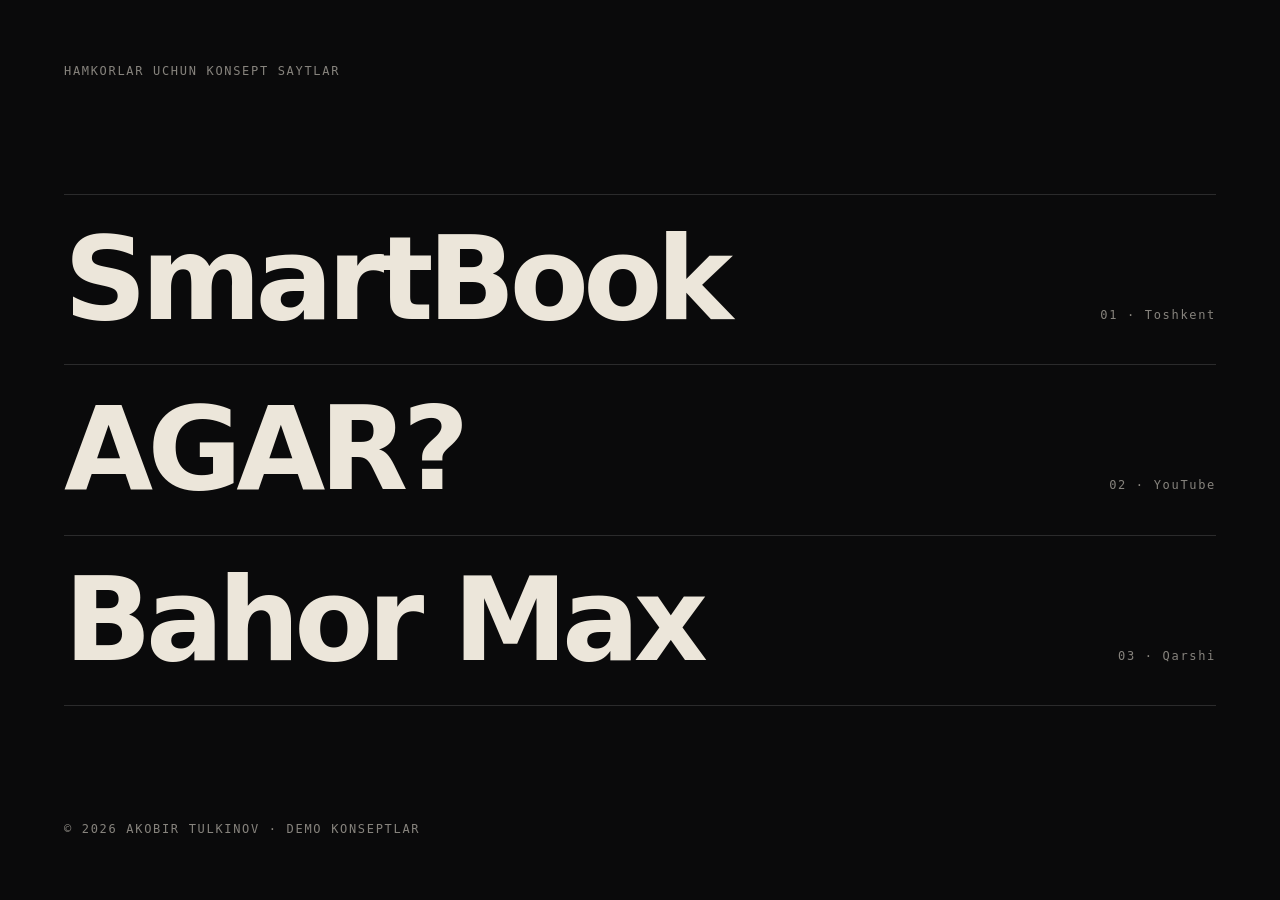
<file: index.html>
<!doctype html><html lang="uz"><meta charset="utf-8"><meta name="viewport" content="width=device-width,initial-scale=1"><title>Hamkorlar — konsept saytlar · Akobir Tulkinov</title><style>*{box-sizing:border-box}body{margin:0;min-height:100svh;background:#0a0a0b;color:#ece6da;font:400 16px/1.4 system-ui,sans-serif;padding:clamp(20px,5vw,80px);display:flex;flex-direction:column;justify-content:space-between}p{margin:0;opacity:.55;font:12px ui-monospace,monospace;letter-spacing:.14em;text-transform:uppercase}ol{list-style:none;margin:8vh 0;padding:0;border-top:1px solid #ffffff22}a{display:flex;justify-content:space-between;align-items:baseline;gap:20px;padding:3vh 0;border-bottom:1px solid #ffffff22;color:inherit;text-decoration:none;font-weight:600;font-size:clamp(44px,9vw,150px);letter-spacing:-.05em;line-height:1;transition:color .4s,padding .6s cubic-bezier(.16,1,.3,1)}a span{font:12px ui-monospace,monospace;letter-spacing:.14em;opacity:.55}a:hover{padding-left:2vw}a.s:hover{color:#3a62ff}a.g:hover{color:#ff5a1f}a.b:hover{color:#c6ff4a}</style><p>Hamkorlar uchun konsept saytlar</p><ol><li><a class="s" href="smartbook/">SmartBook<span>01 · Toshkent</span></a></li><li><a class="g" href="agar/">AGAR?<span>02 · YouTube</span></a></li><li><a class="b" href="bahormax/">Bahor Max<span>03 · Qarshi</span></a></li></ol><p>© 2026 Akobir Tulkinov · Demo konseptlar</p></html>
</file>
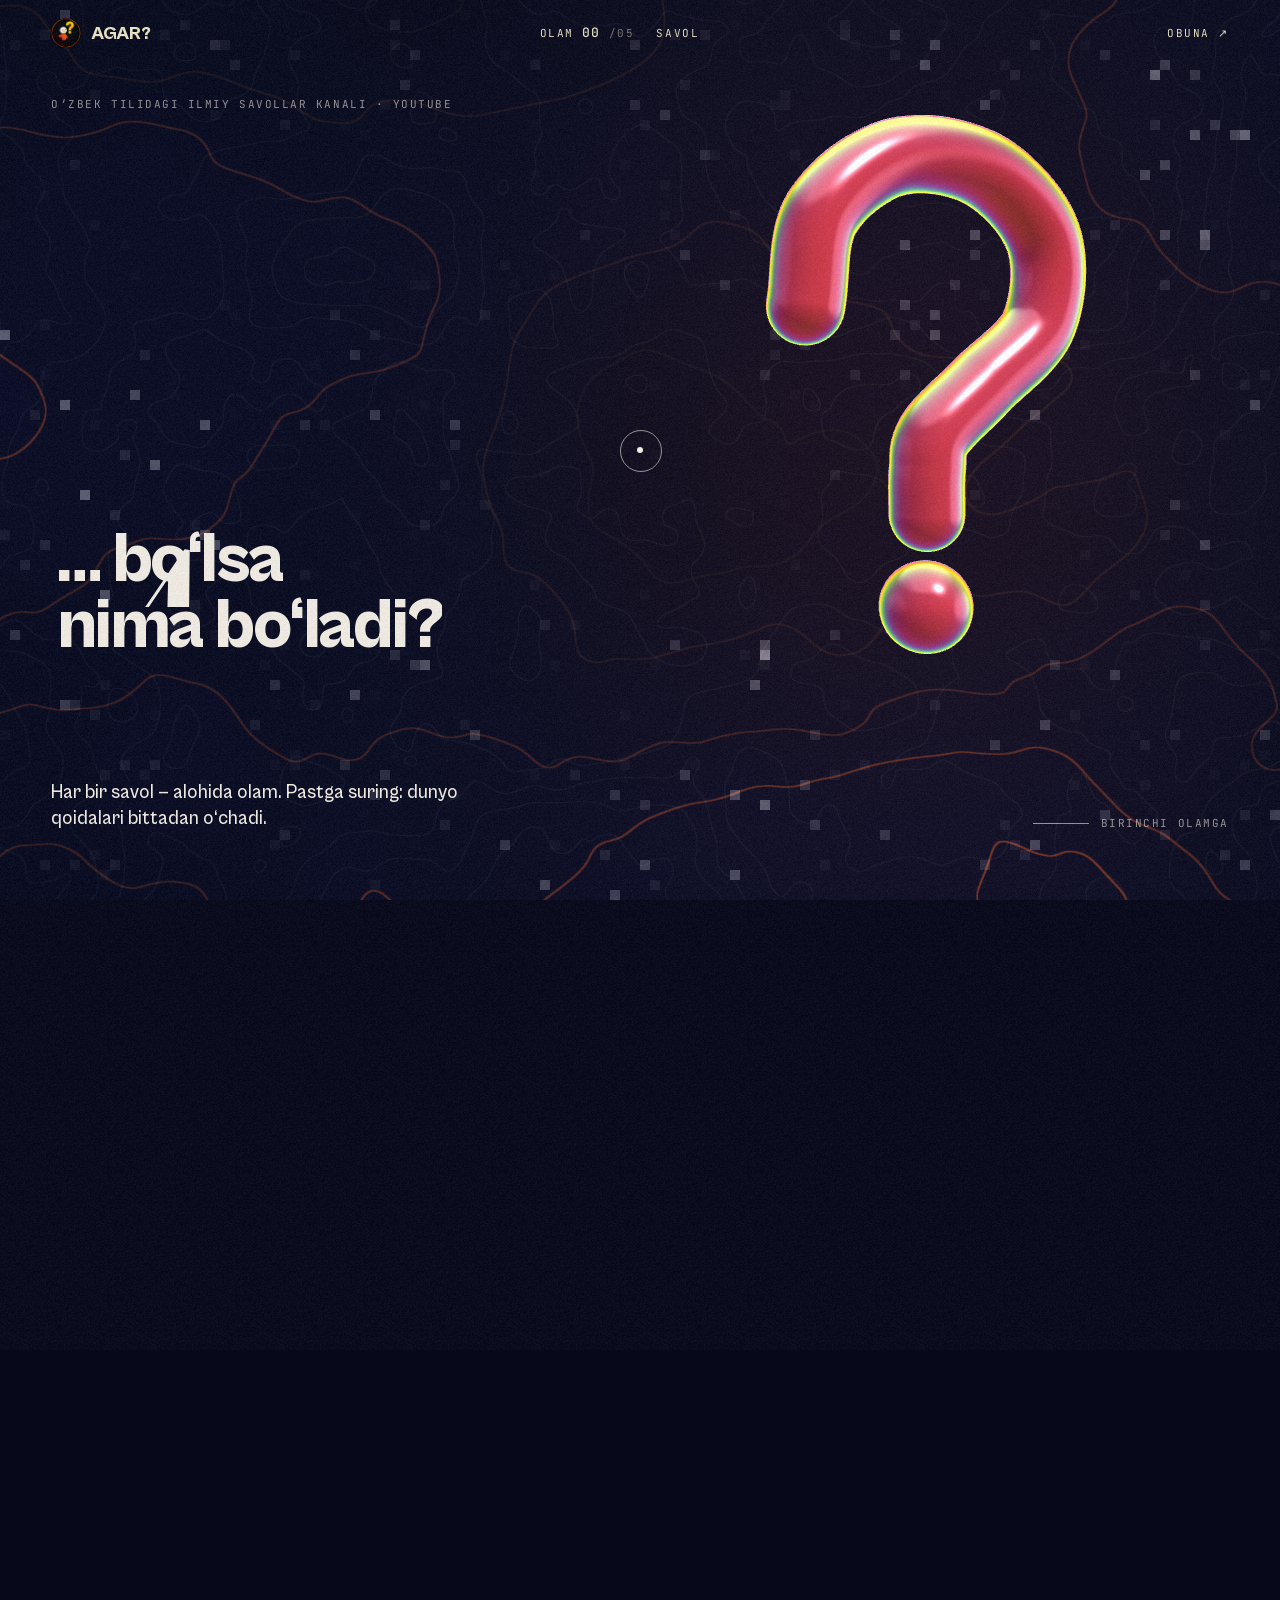
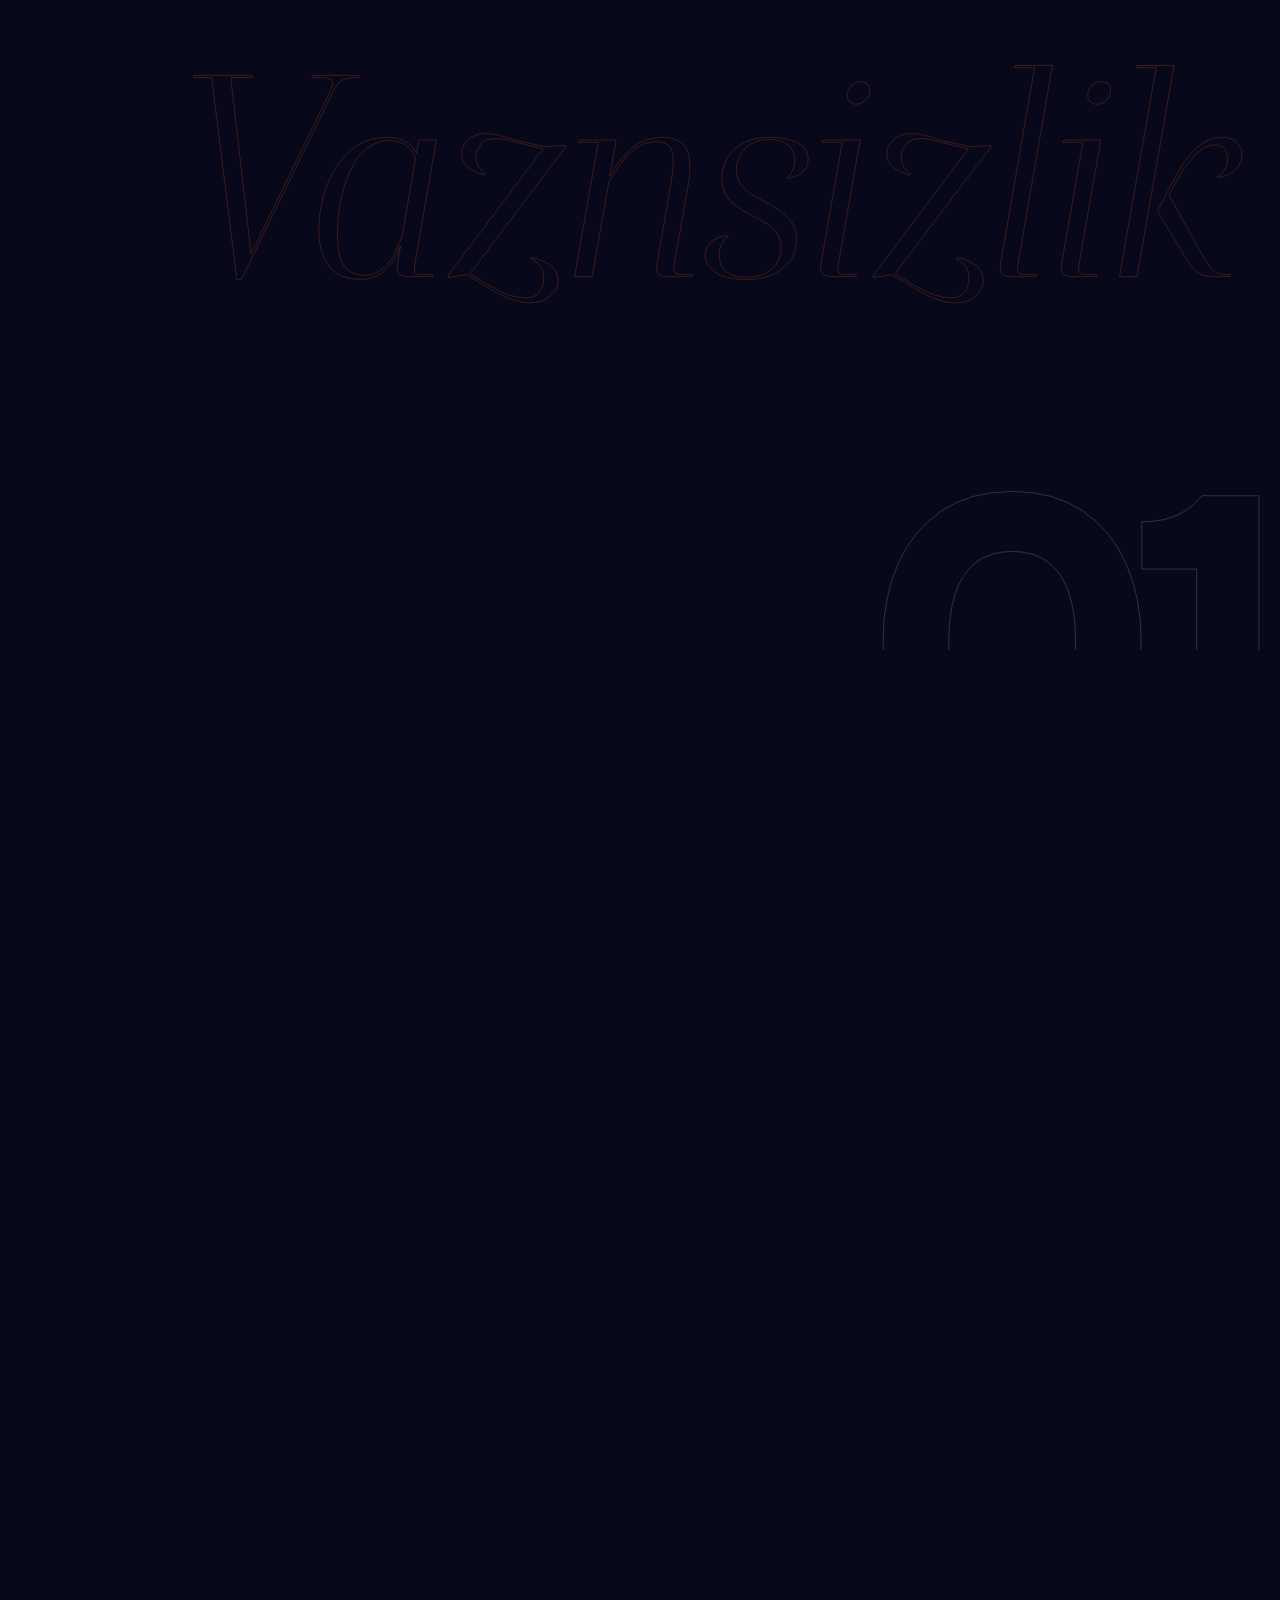
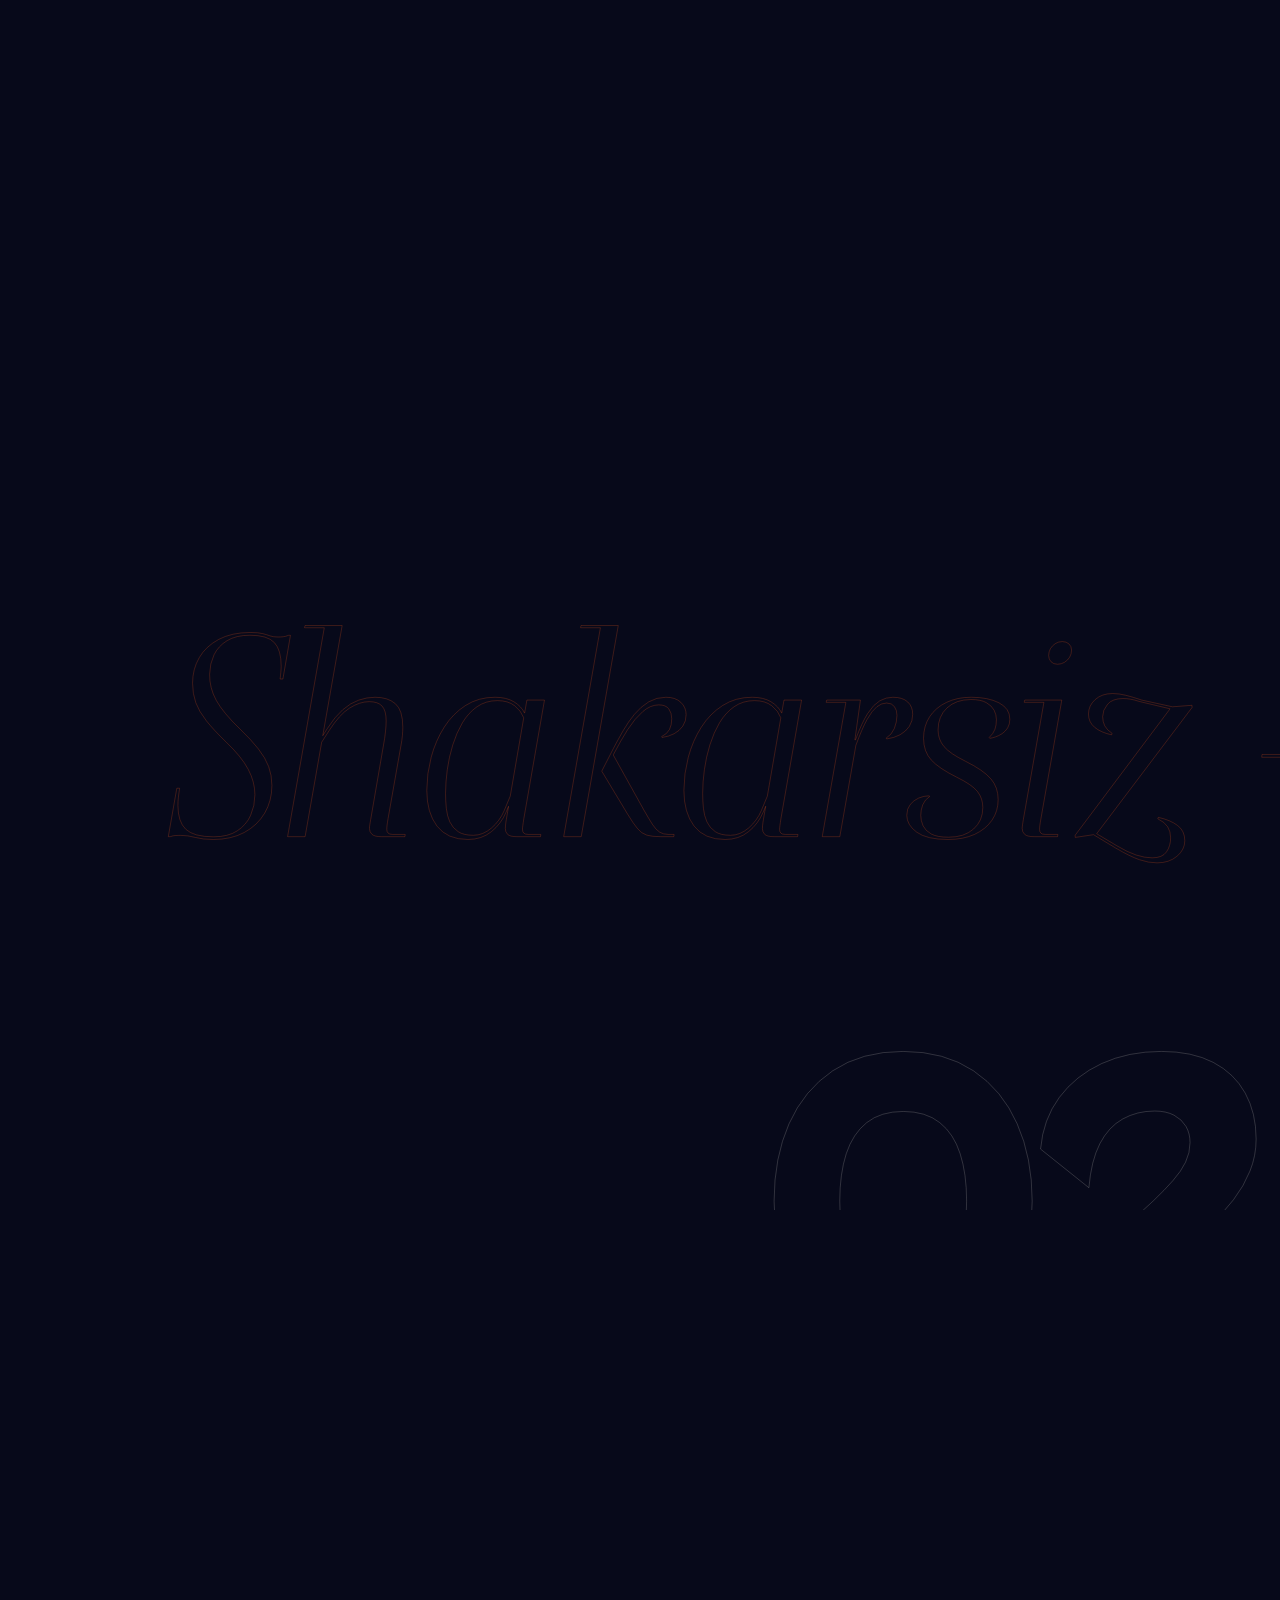
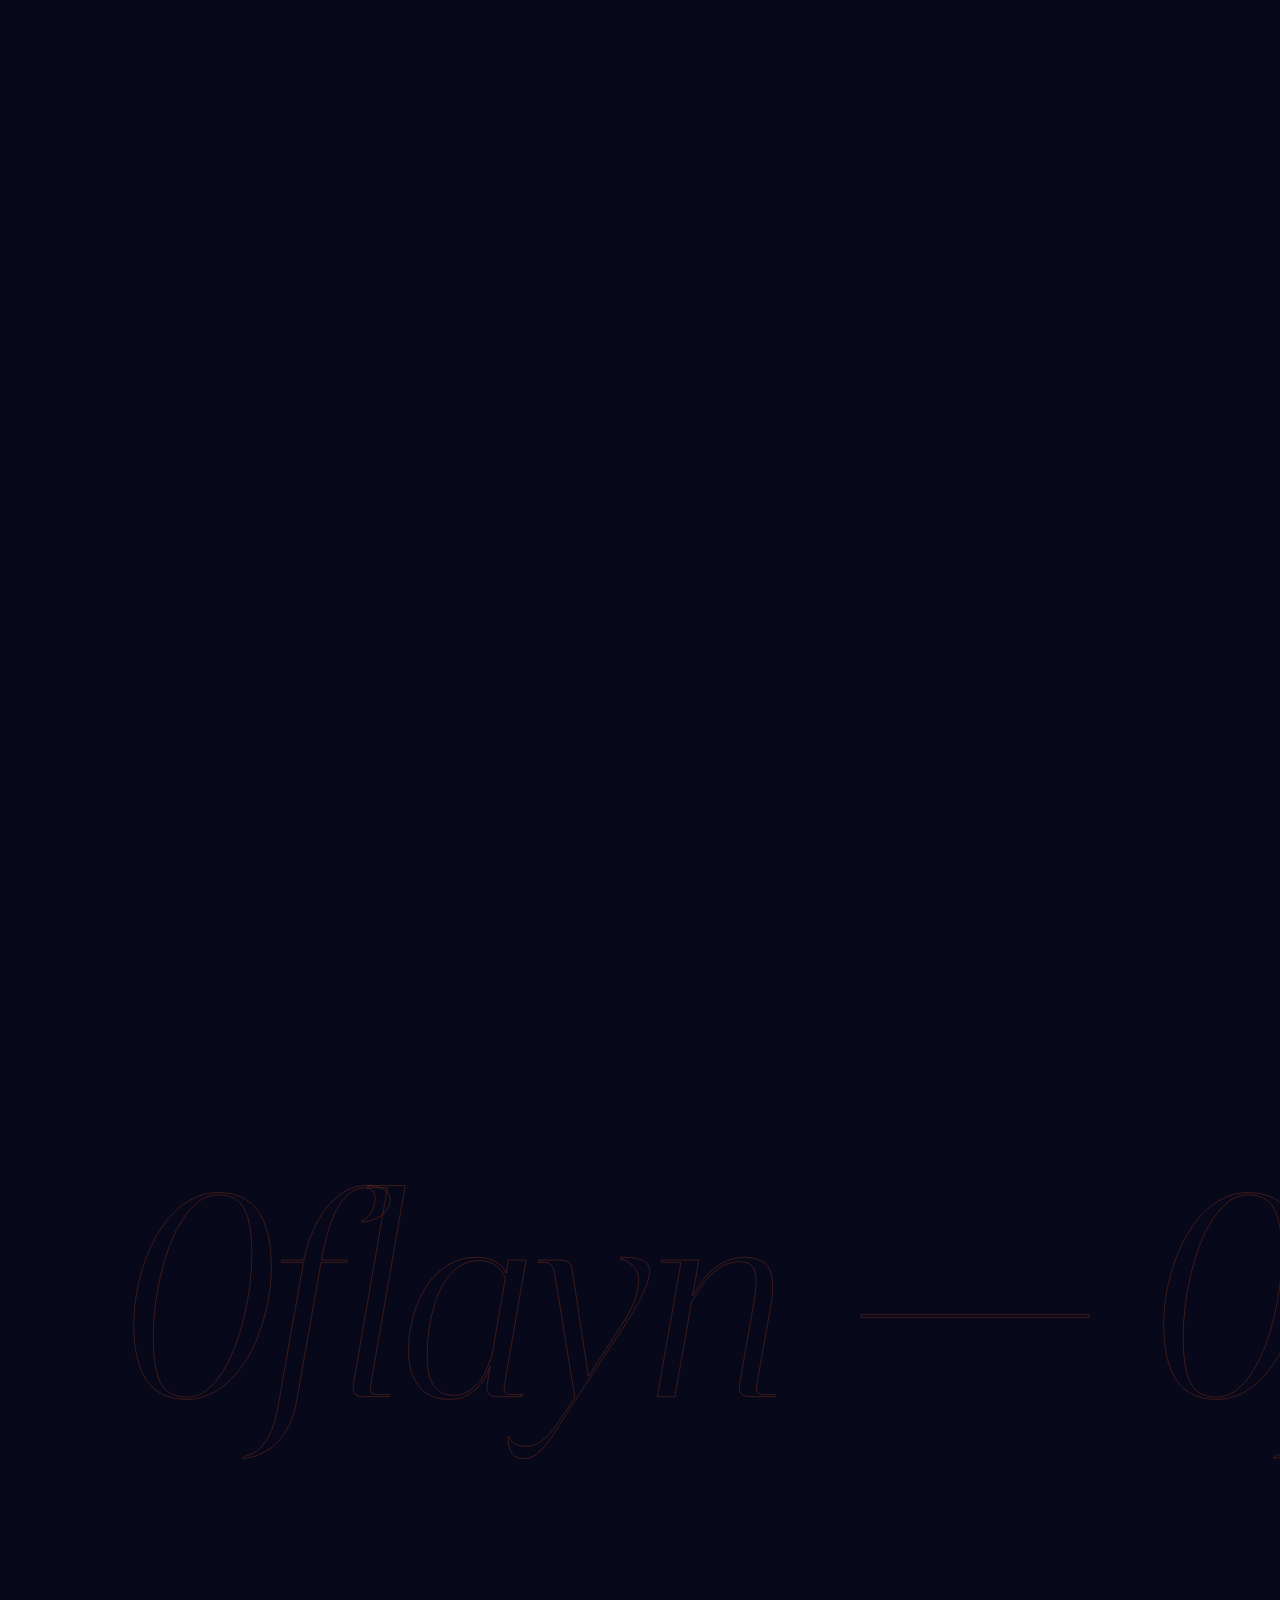
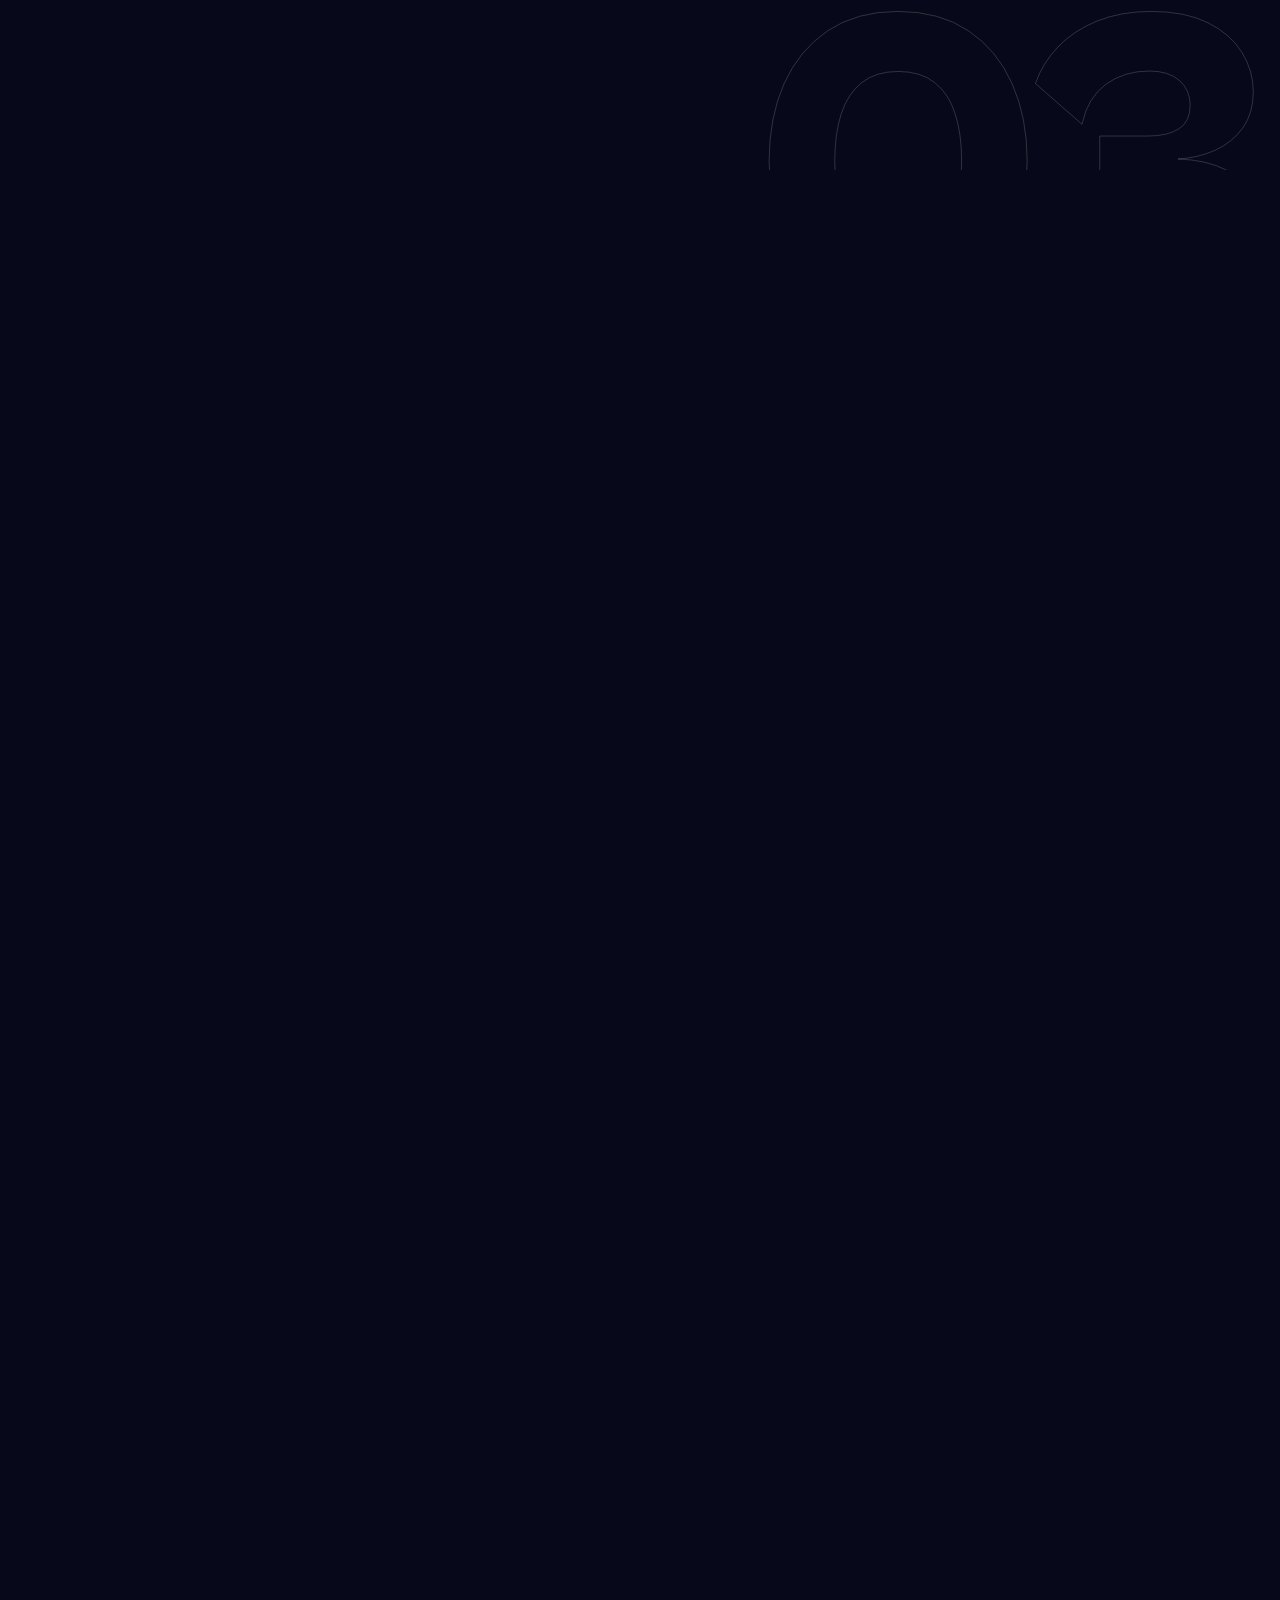
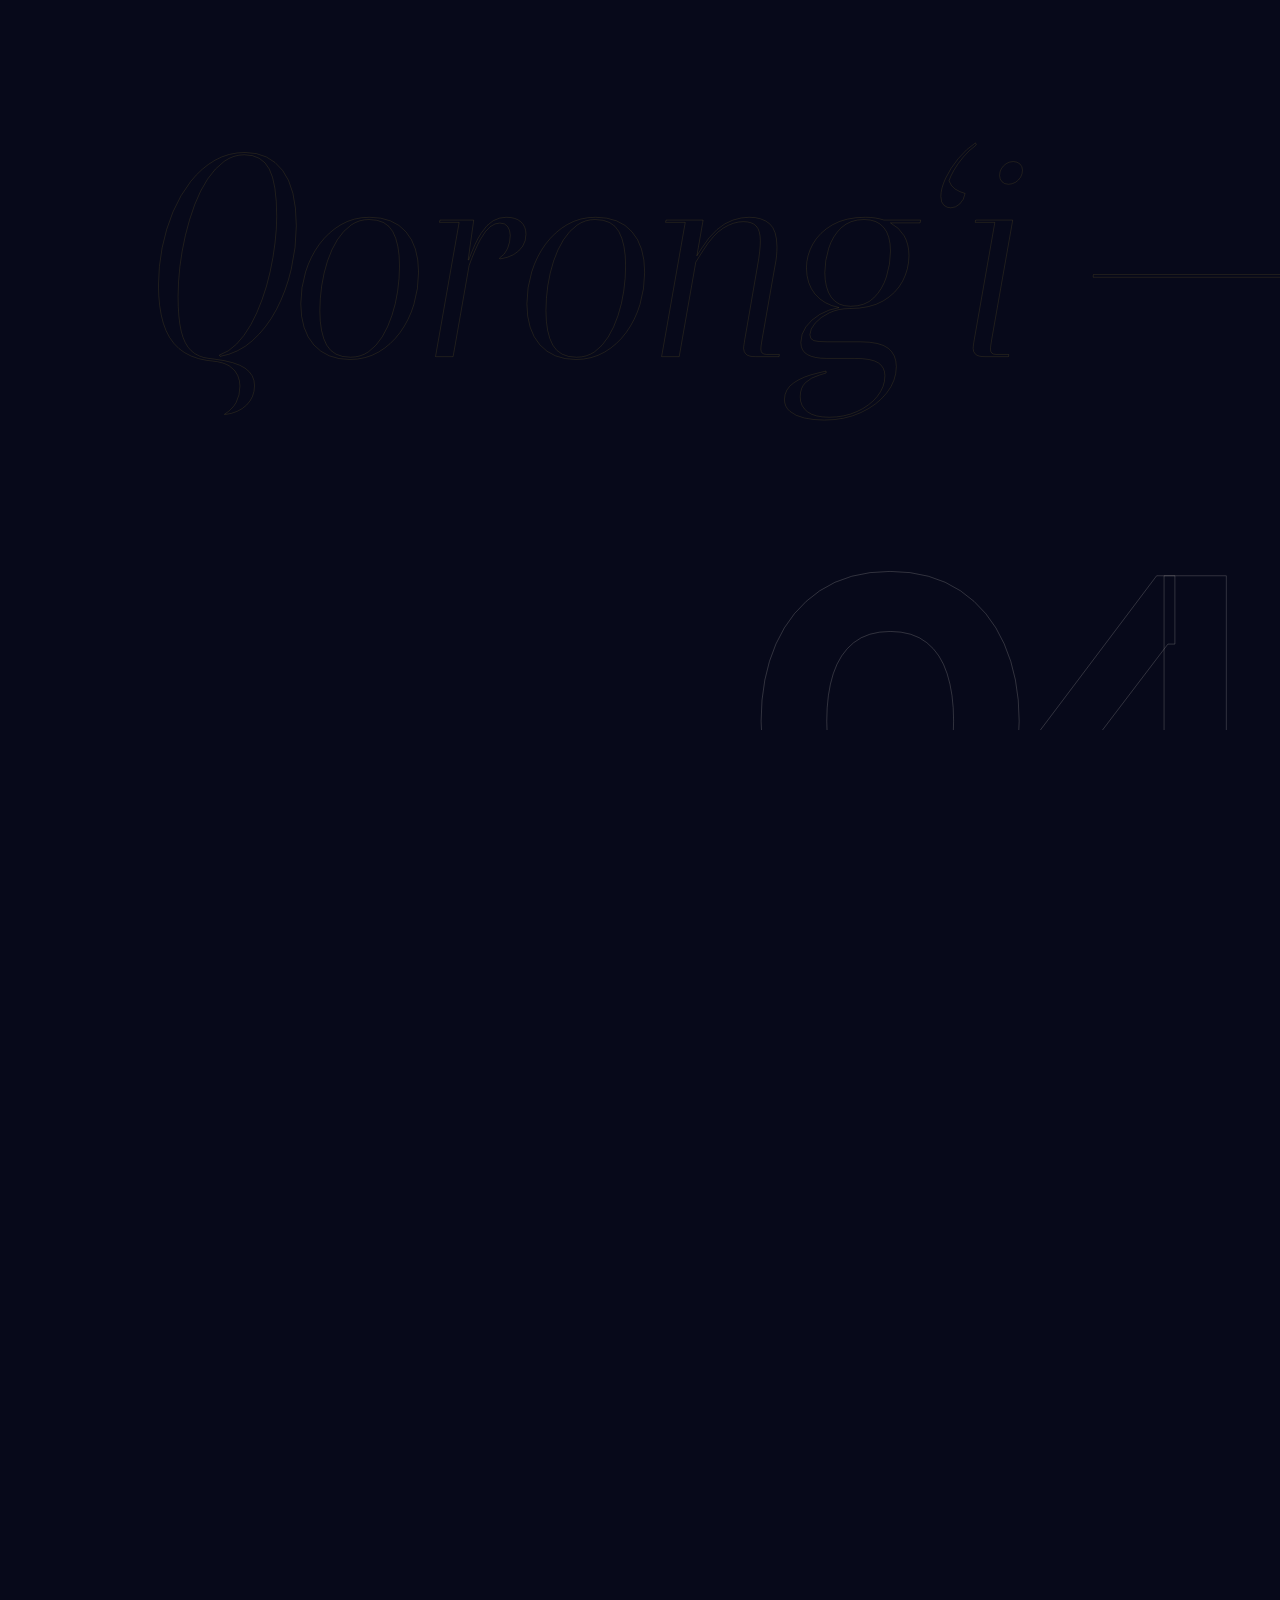
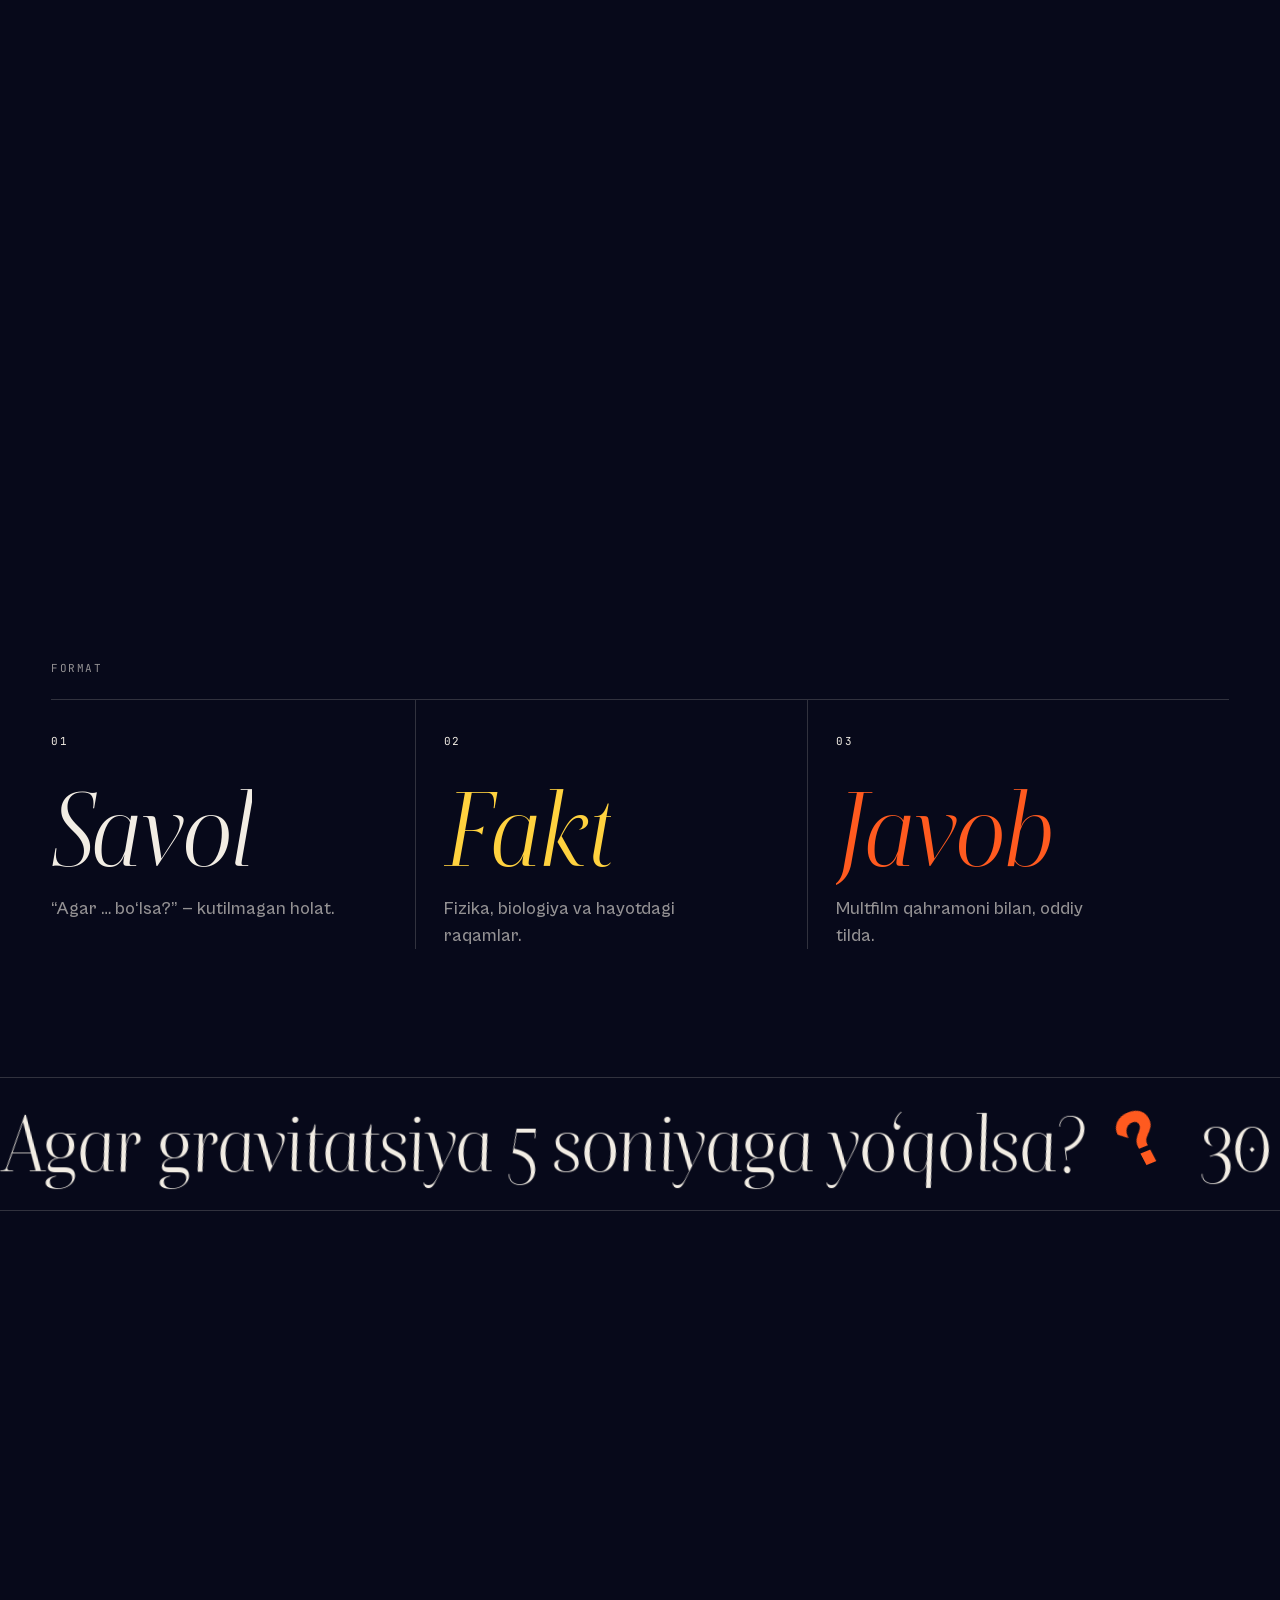
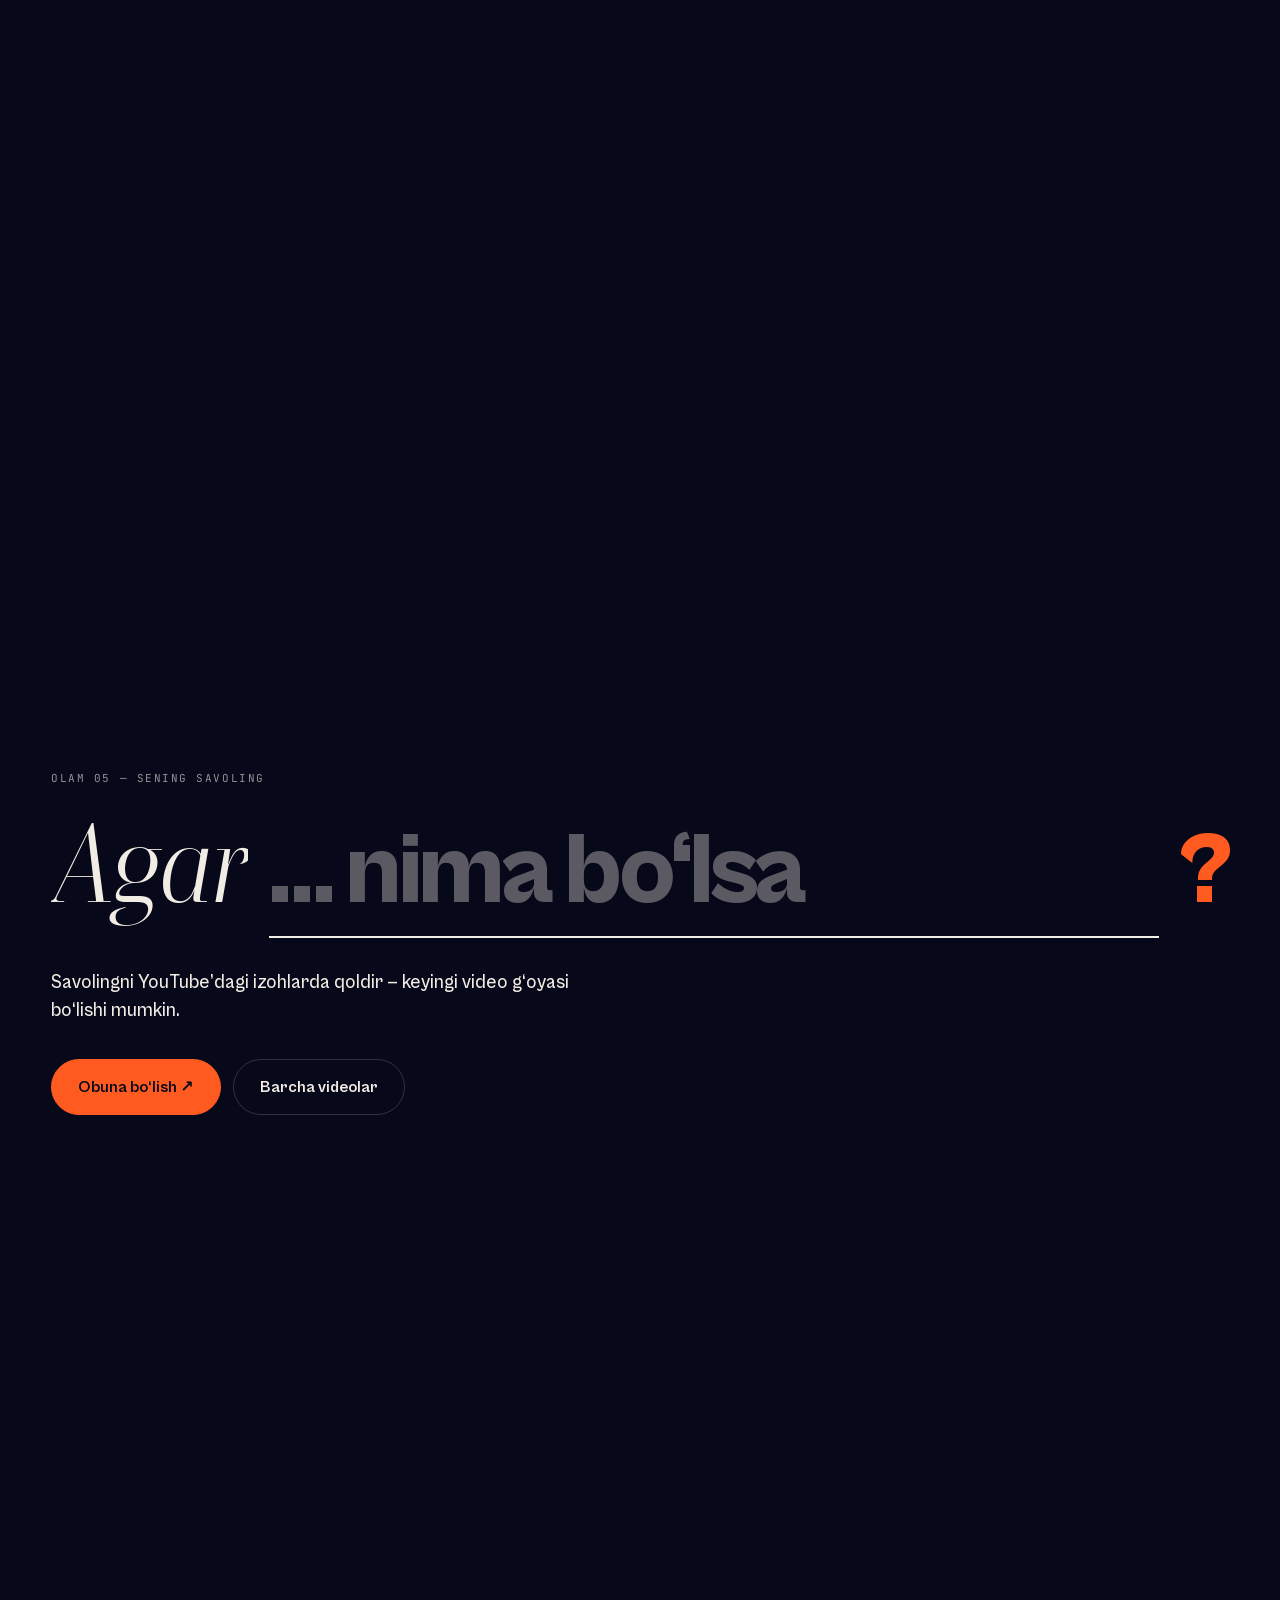
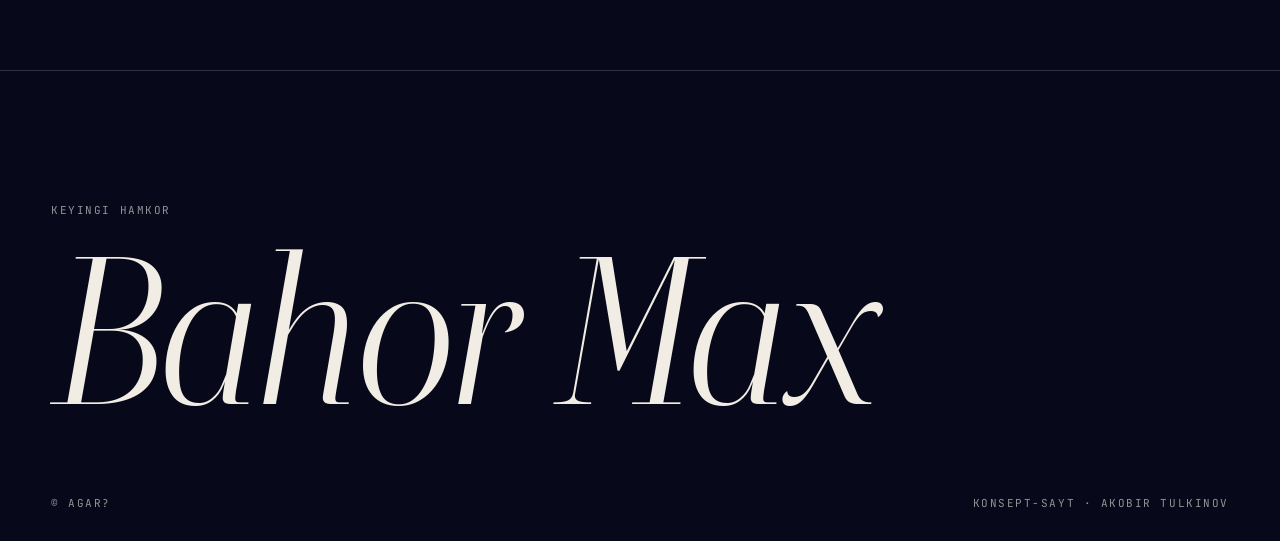
<file: agar/index.html>
<!doctype html> <html lang="uz"> <head> <meta charset="utf-8"> <meta name="viewport" content="width=device-width,initial-scale=1,viewport-fit=cover"> <title>AGAR? — “Agar … bo‘lsa nima bo‘ladi?” · YouTube</title> <meta name="description" content="AGAR? — o‘zbek tilidagi ilmiy savollar kanali. Agar gravitatsiya yo‘qolsa, shakar, internet yoki svet bo‘lmasa nima bo‘ladi?"> <meta name="theme-color" content="#07091a"> <link rel="icon" href="assets/logo.webp"> <link rel="preload" href="fonts/boska-i.woff2" as="font" type="font/woff2" crossorigin> <link rel="preload" href="fonts/cabinet.woff2" as="font" type="font/woff2" crossorigin> <link rel="stylesheet" href="style.css"> </head> <body> <div class="pre" aria-hidden="true"> <div class="pre__brand"><span class="pre__a">Agar</span><span class="pre__q">?</span></div> <div class="pre__row mono"><span>Olamlar ochilmoqda</span><span class="pre__n">000</span></div> <div class="pre__bar"><i></i></div> </div> <canvas class="gl" id="gl" aria-hidden="true"></canvas> <header class="hud"> <a class="hud__b" href="#top" data-cursor="Tepaga"><img src="assets/logo.webp" alt="" width="30" height="30"><span>AGAR?</span></a> <p class="hud__c mono" aria-hidden="true"><span>Olam</span><b id="wN">00</b><span class="hud__d">/05</span><span id="wT">Savol</span></p> <a class="hud__l mono" href="https://www.youtube.com/@agaruzbe?sub_confirmation=1" target="_blank" rel="noopener">Obuna ↗</a> </header> <main id="top"> <section class="s hero" data-w="Savol"> <p class="hero__k mono" data-in="fade">O‘zbek tilidagi ilmiy savollar kanali · YouTube</p> <h1 class="hero__t"><span class="hero__a">Agar</span><span class="hero__b">… bo‘lsa<br>nima bo‘ladi?</span></h1> <div class="hero__f"> <p class="hero__p" data-in="words" data-delay=".3">Har bir savol — alohida olam. Pastga suring: dunyo qoidalari bittadan o‘chadi.</p> <p class="hero__cue mono"><i></i>Birinchi olamga</p> </div> </section> <section class="s w" data-w="Vaznsizlik" data-n="01"> <div class="w__in"> <p class="w__big" aria-hidden="true"></p> <p class="w__n" aria-hidden="true">01</p> <div class="w__c"> <p class="mono k">Olam 01 — Vaznsizlik</p> <h2 class="w__q" data-split>Agar gravitatsiya <em>5 soniyaga</em> yo‘qolsa?</h2> <p class="w__s">Sen osmonga uchasanmi?</p> <a class="card mag" href="https://www.youtube.com/watch?v=Dpow0m_E9lM" target="_blank" rel="noopener" data-cursor="Ko‘rish"> <img src="assets/Dpow0m_E9lM.webp" alt="Video muqovasi: gravitatsiya 5 soniyaga yo‘qolsa" width="320" height="180" loading="lazy"> <span class="card__t"><span class="mono">Video · YouTube</span><b>Ko‘rish ↗</b></span> </a> </div> </div> </section> <section class="s w" data-w="Shakarsiz" data-n="02"> <div class="w__in"> <p class="w__big" aria-hidden="true"></p> <p class="w__n" aria-hidden="true">02</p> <div class="w__c"> <p class="mono k">Olam 02 — Shakarsiz</p> <h2 class="w__q" data-split><em>30 kun</em> shakarsiz yashasang?</h2> <p class="w__s">Nima bo‘ladi?</p> <a class="card mag" href="https://www.youtube.com/watch?v=11lVjnljbrk" target="_blank" rel="noopener" data-cursor="Ko‘rish"> <img src="assets/11lVjnljbrk.webp" alt="Video muqovasi: 30 kun shakarsiz" width="320" height="180" loading="lazy"> <span class="card__t"><span class="mono">Video · YouTube</span><b>Ko‘rish ↗</b></span> </a> </div> </div> </section> <section class="s w" data-w="Oflayn" data-n="03"> <div class="w__in"> <p class="w__big" aria-hidden="true"></p> <p class="w__n" aria-hidden="true">03</p> <div class="w__c"> <p class="mono k">Olam 03 — Oflayn</p> <h2 class="w__q" data-split>Agar <em>3 kun</em> internet butunlay o‘chsa?</h2> <p class="w__s">O‘zbekistonda nima bo‘ladi?</p> <a class="card mag" href="https://www.youtube.com/watch?v=XFouEgDc-KY" target="_blank" rel="noopener" data-cursor="Ko‘rish"> <img src="assets/XFouEgDc-KY.webp" alt="Video muqovasi: 3 kun internet o‘chsa" width="320" height="180" loading="lazy"> <span class="card__t"><span class="mono">Video · YouTube</span><b>Ko‘rish ↗</b></span> </a> </div> </div> </section> <section class="s w w--dark" data-w="Qorong‘i" data-n="04"> <div class="w__in"> <p class="w__big" aria-hidden="true"></p> <p class="w__n" aria-hidden="true">04</p> <div class="w__c"> <p class="mono k">Olam 04 — Qorong‘i</p> <h2 class="w__q" data-split>Agar <em>1 hafta</em> svet bo‘lmasa?</h2> <p class="w__s">Kursorni yur — yorug‘lik faqat sen bilan.</p> <a class="card mag" href="https://www.youtube.com/watch?v=OJvC4igVOL8" target="_blank" rel="noopener" data-cursor="Ko‘rish"> <img src="assets/OJvC4igVOL8.webp" alt="Video muqovasi: 1 hafta svet bo‘lmasa" width="320" height="180" loading="lazy"> <span class="card__t"><span class="mono">Video · YouTube</span><b>Ko‘rish ↗</b></span> </a> </div> </div> </section> <section class="s fmt" data-w="Format"> <p class="mono k">Format</p> <ol class="fmt__l"> <li><span class="mono">01</span><b>Savol</b><p>“Agar … bo‘lsa?” — kutilmagan holat.</p></li> <li><span class="mono">02</span><b>Fakt</b><p>Fizika, biologiya va hayotdagi raqamlar.</p></li> <li><span class="mono">03</span><b>Javob</b><p>Multfilm qahramoni bilan, oddiy tilda.</p></li> </ol> <div class="tick" aria-hidden="true"><div class="tick__r"><span>Agar gravitatsiya 5 soniyaga yo‘qolsa?</span><i>?</i><span>30 kun shakarsiz yashasang?</span><i>?</i><span>Agar 3 kun internet o‘chsa?</span><i>?</i><span>Agar 1 hafta svet bo‘lmasa?</span><i>?</i></div></div> </section> <section class="s ask" data-w="Sening olaming" data-tone="light"> <p class="mono k">Olam 05 — Sening savoling</p> <label class="ask__l" for="q"><span class="ask__a">Agar</span><input id="q" class="ask__i" type="text" maxlength="48" placeholder="… nima bo‘lsa" autocomplete="off"><span class="ask__q">?</span></label> <p class="ask__p">Savolingni YouTube’dagi izohlarda qoldir — keyingi video g‘oyasi bo‘lishi mumkin.</p> <div class="btns"> <a class="btn btn--f mag" href="https://www.youtube.com/@agaruzbe?sub_confirmation=1" target="_blank" rel="noopener" data-cursor="Obuna">Obuna bo‘lish ↗</a> <a class="btn mag" href="https://www.youtube.com/@agaruzbe/videos" target="_blank" rel="noopener">Barcha videolar</a> </div> </section> </main> <footer class="foot" data-tone="light"> <a class="foot__next" href="../bahormax/" data-go data-cursor="Keyingi"><span class="mono">Keyingi hamkor</span><b>Bahor Max</b></a> <p class="foot__m mono"><span>© AGAR?</span><span>Konsept-sayt · Akobir Tulkinov</span></p> </footer> <script type="module" src="app.js"></script> </body> </html>
</file>
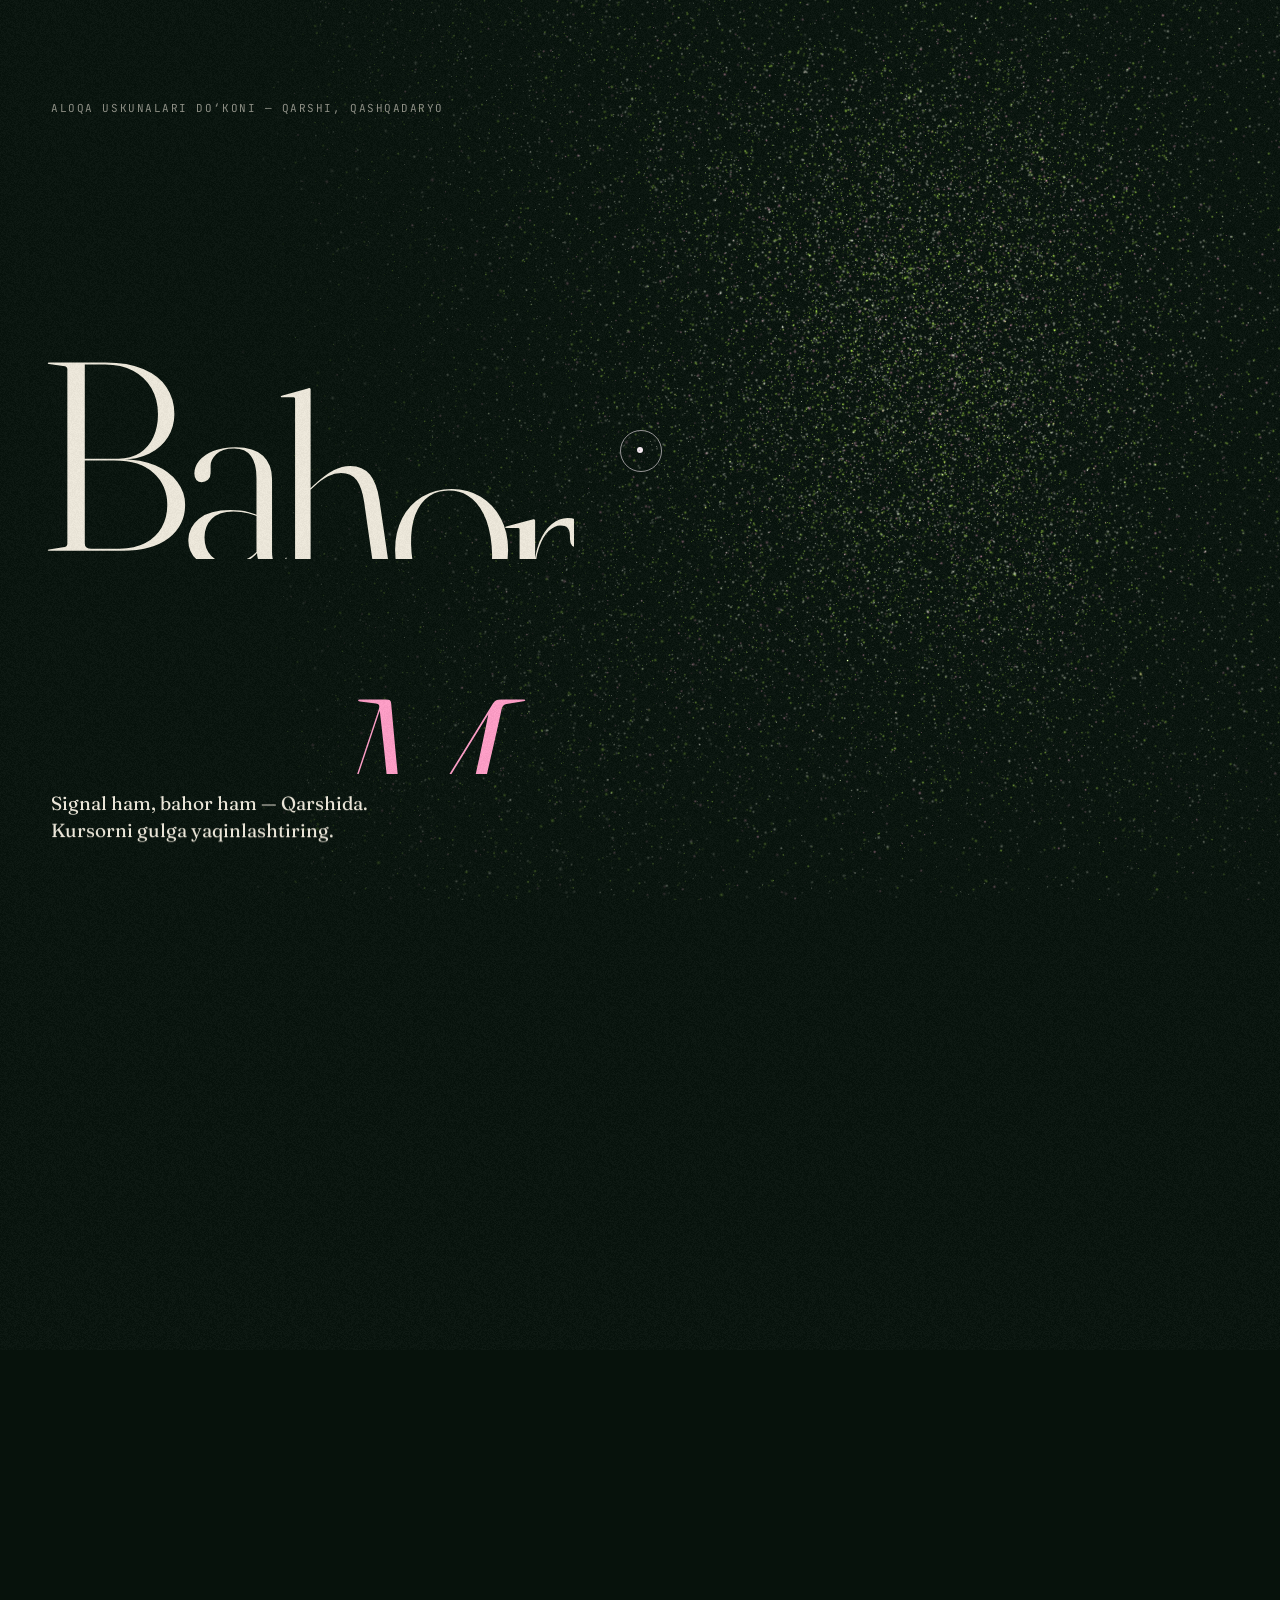
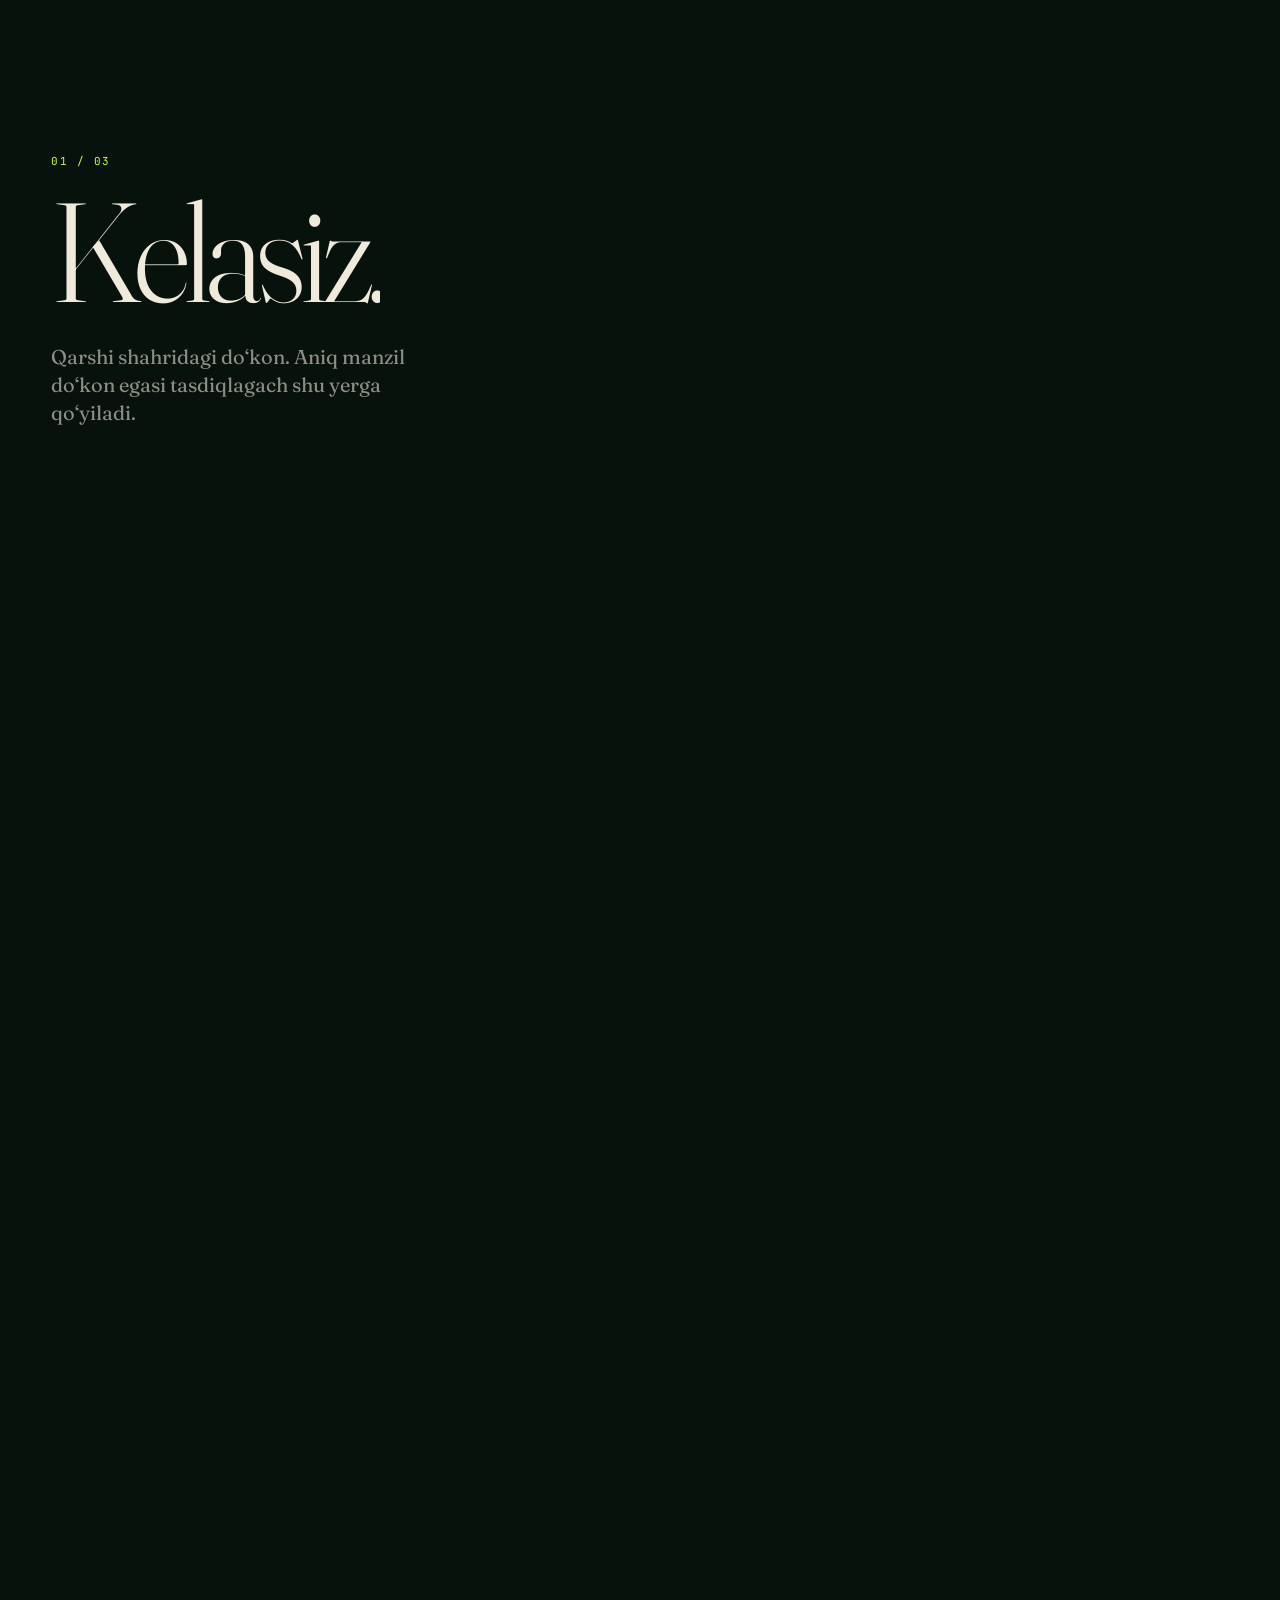
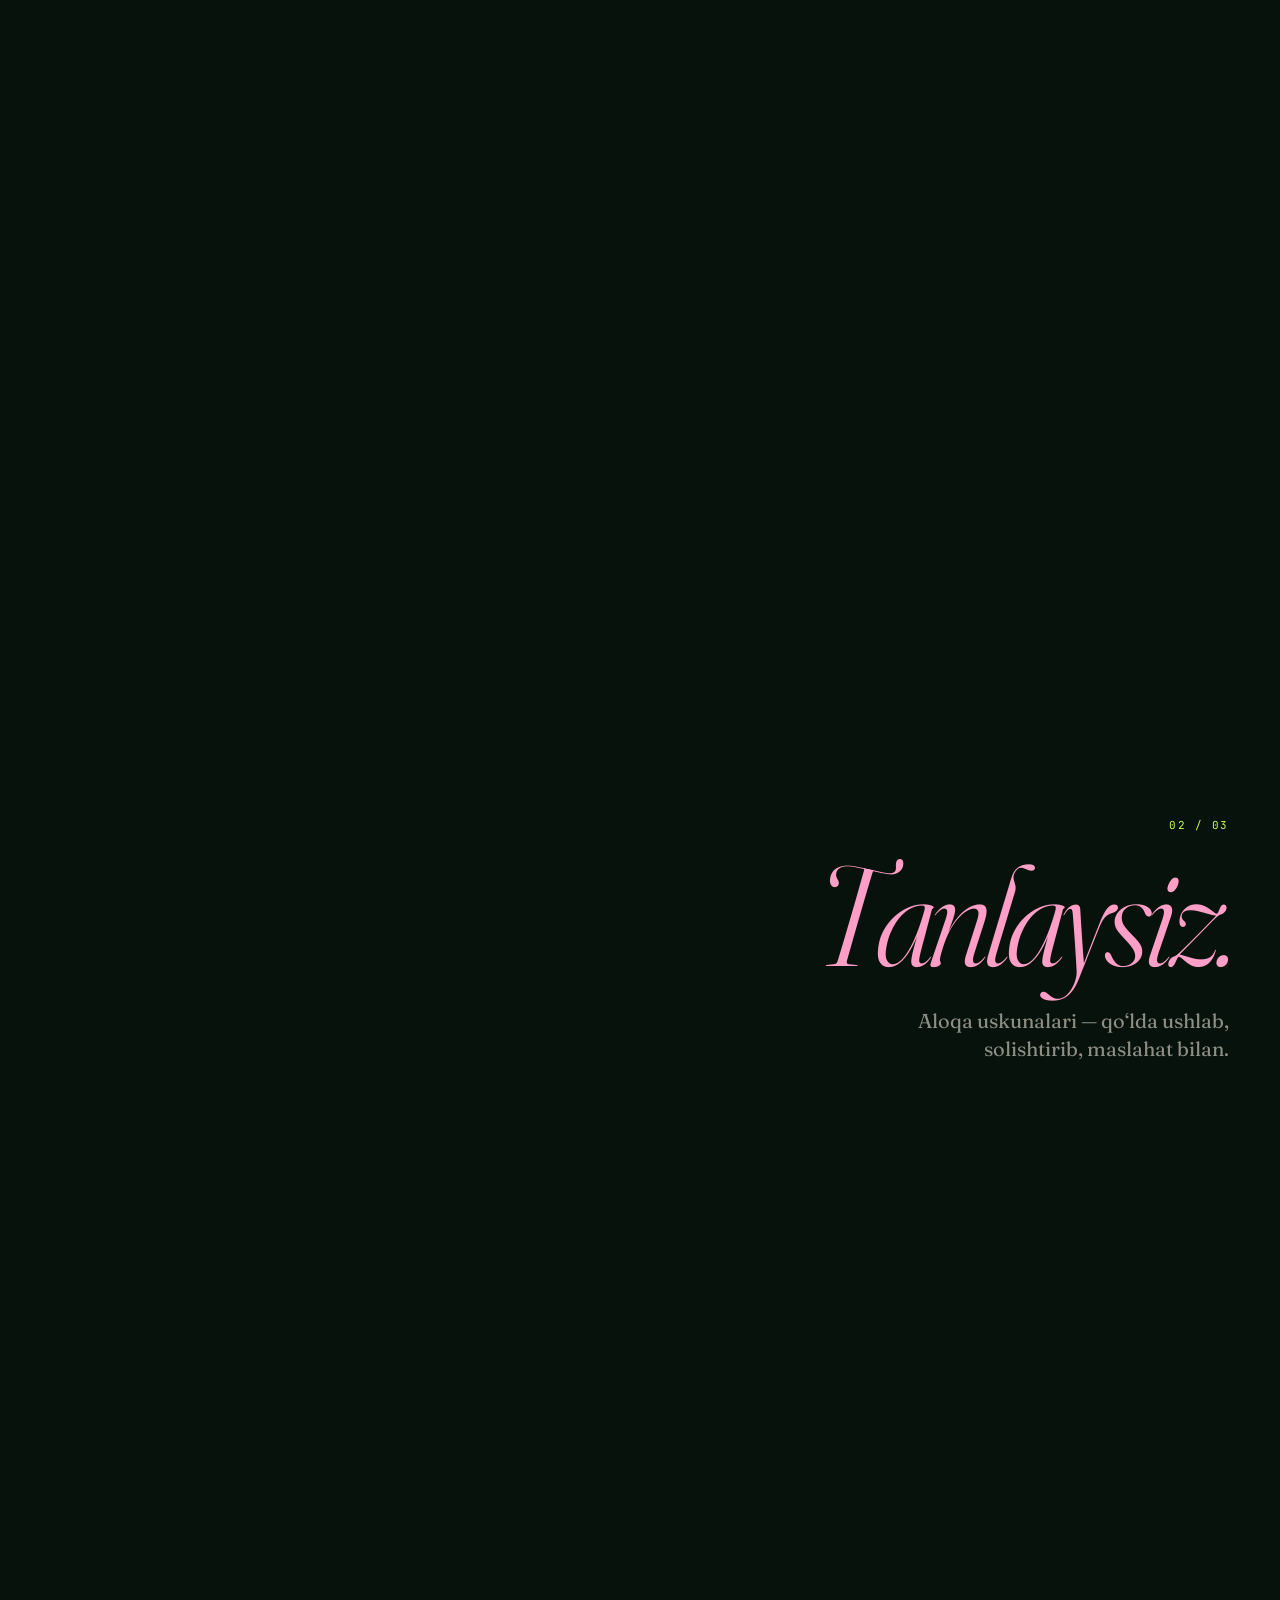
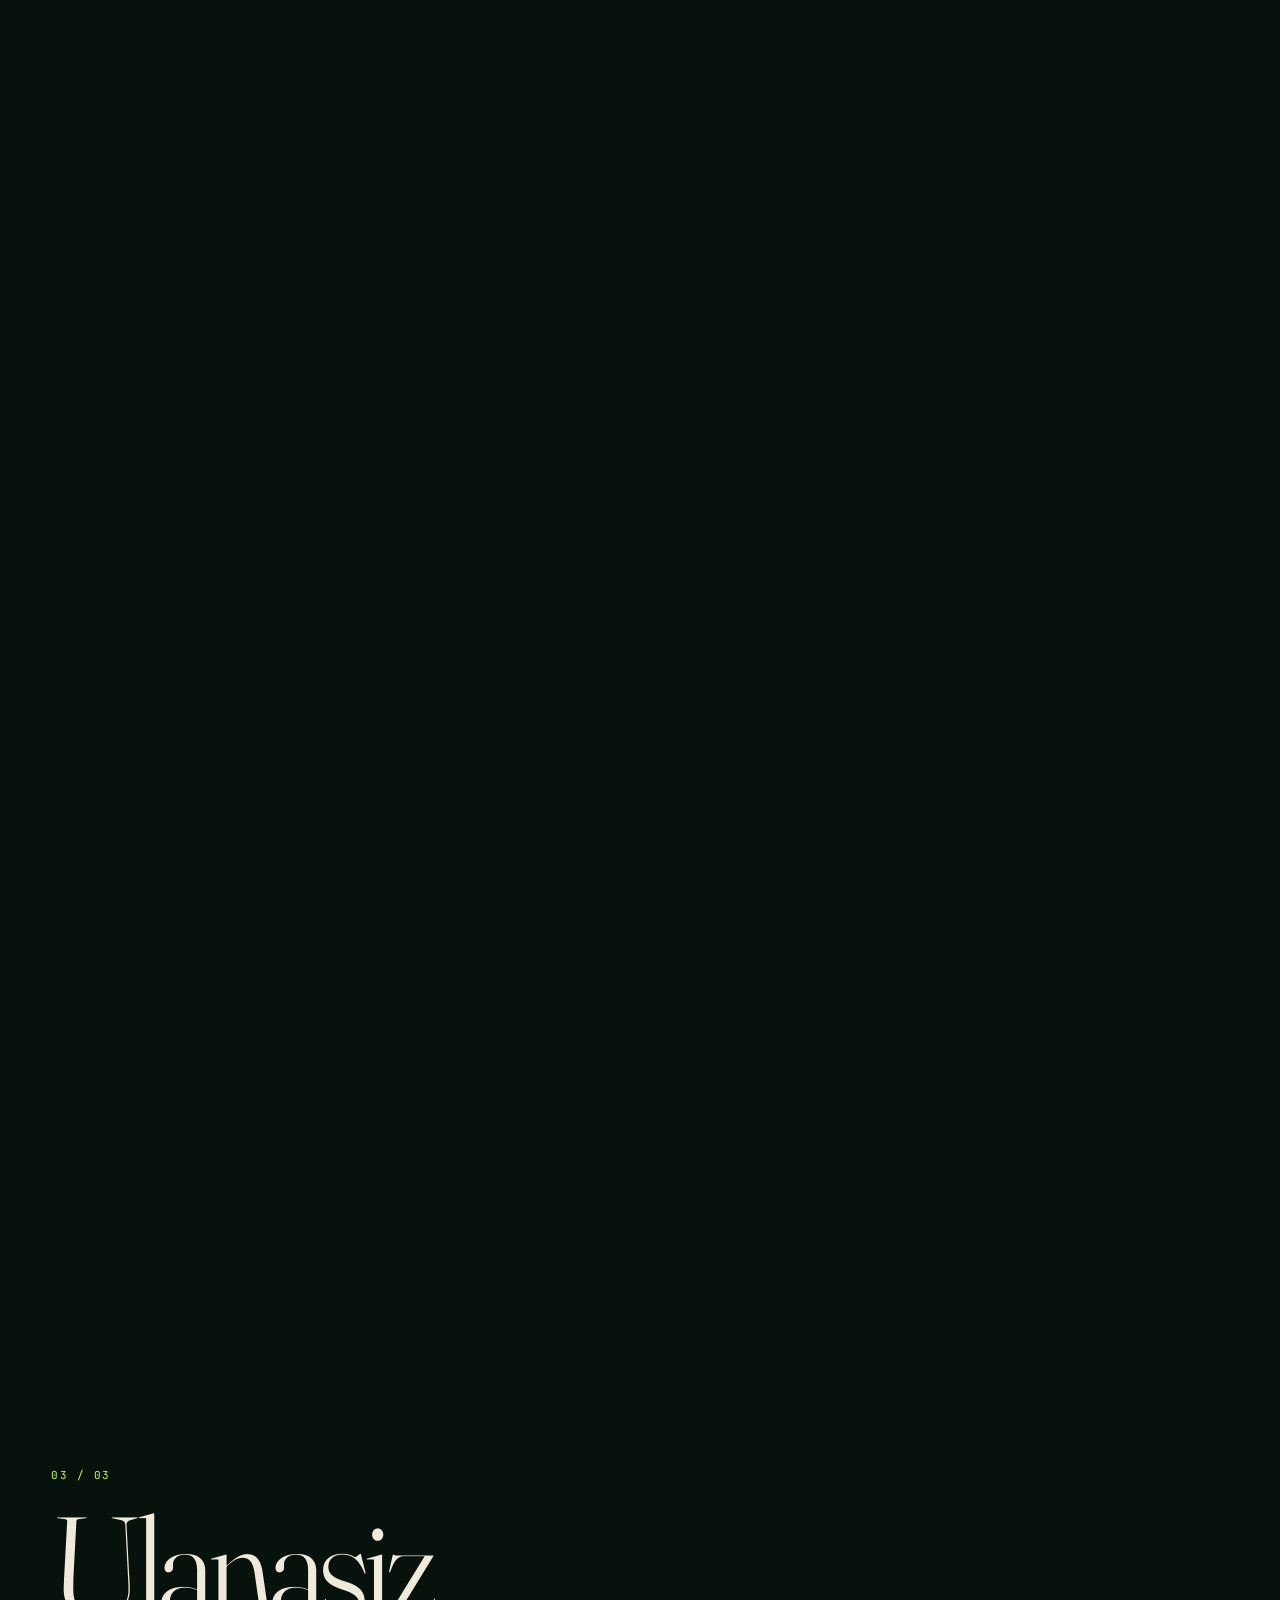
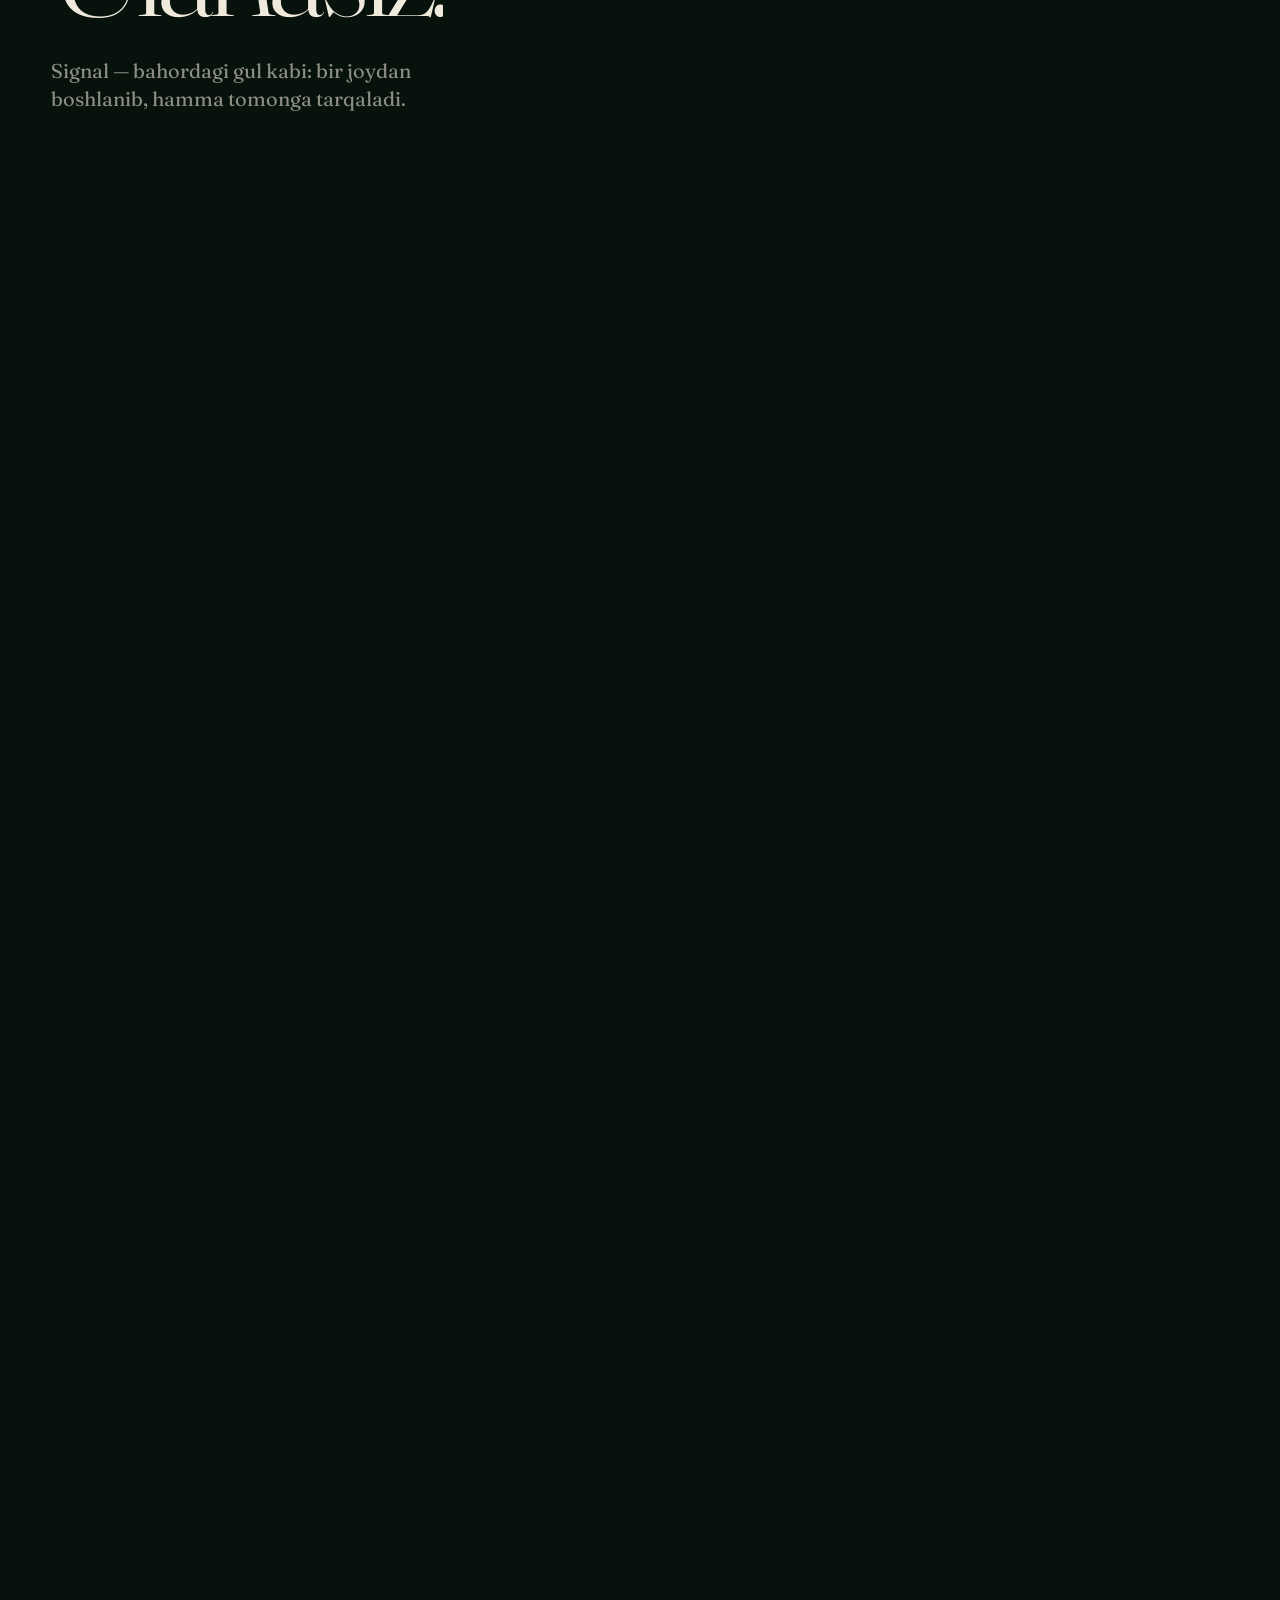
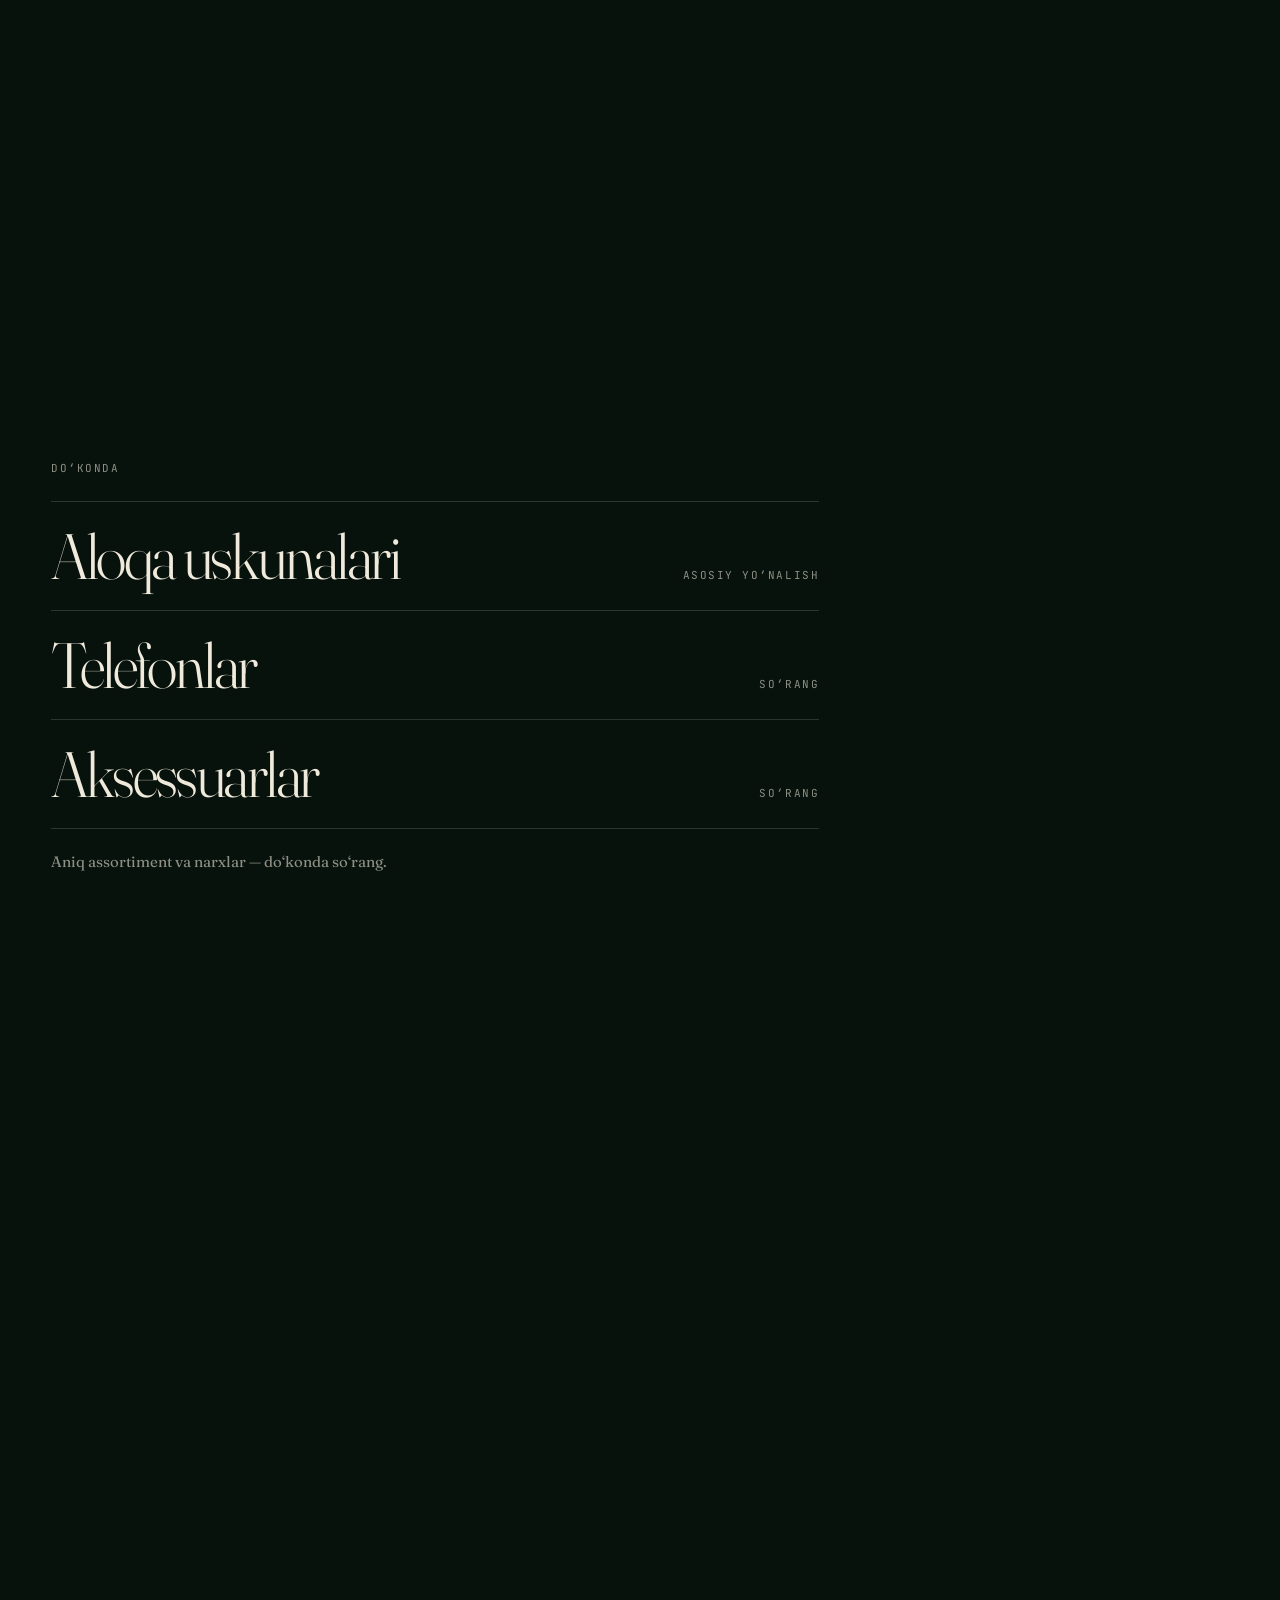
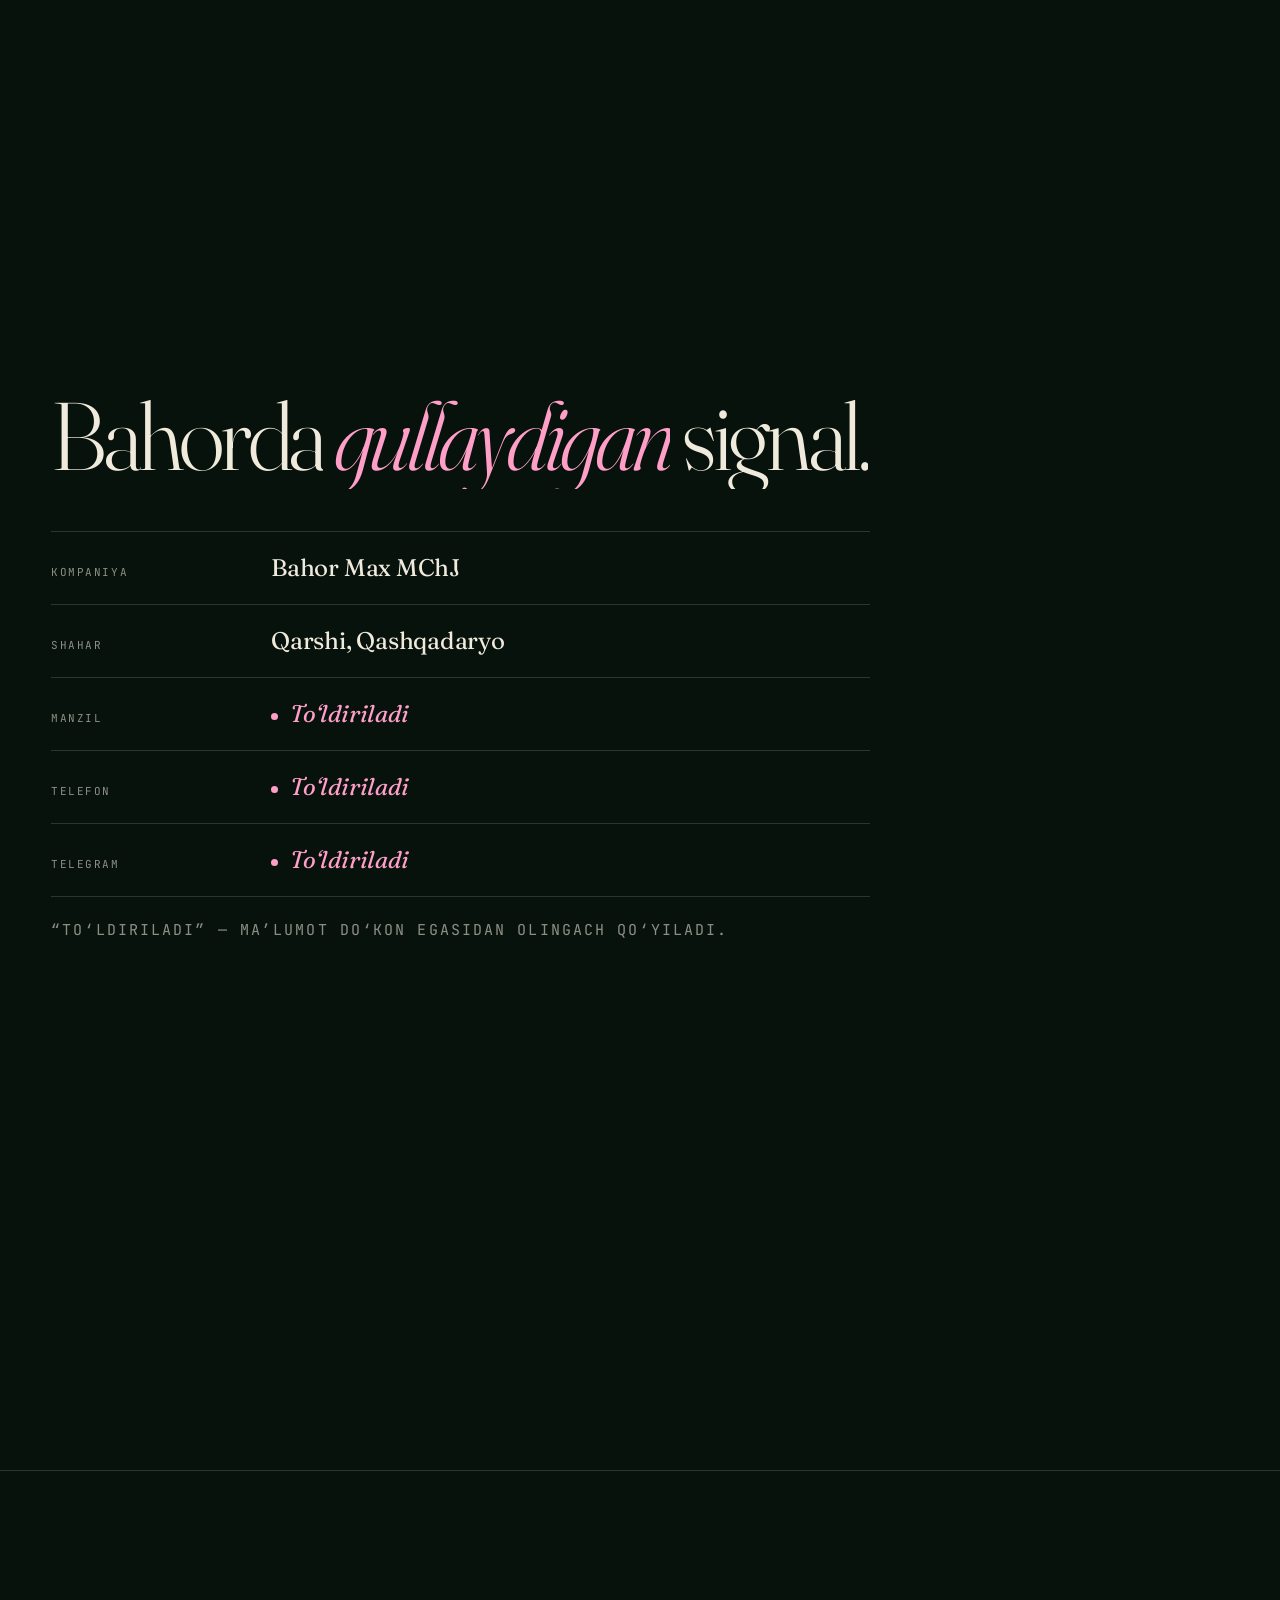
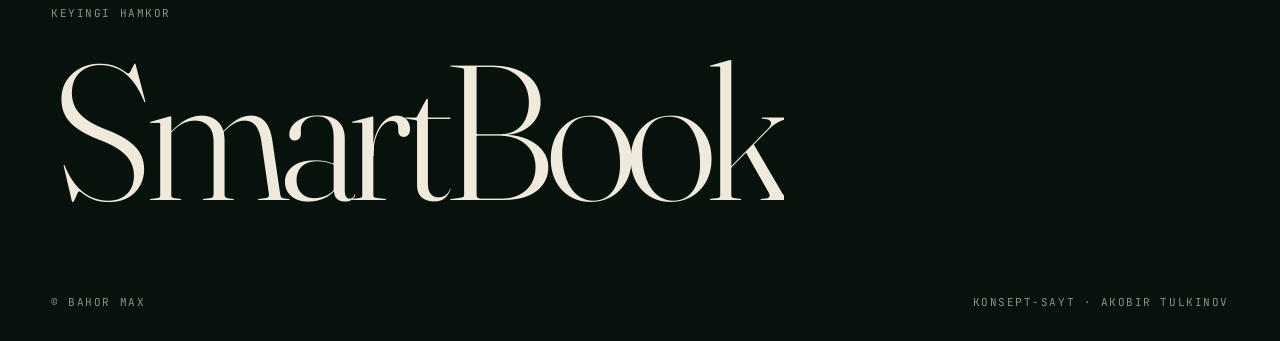
<file: bahormax/index.html>
<!doctype html> <html lang="uz"> <head> <meta charset="utf-8"> <meta name="viewport" content="width=device-width,initial-scale=1,viewport-fit=cover"> <title>Bahor Max — Qarshidagi aloqa uskunalari do‘koni</title> <meta name="description" content="Bahor Max MChJ — Qarshi shahridagi aloqa uskunalari do‘koni. Konsept-sayt."> <meta name="theme-color" content="#07120c"> <link rel="icon" href="data:image/svg+xml,%3Csvg xmlns=%22http://www.w3.org/2000/svg%22 viewBox=%220 0 32 32%22%3E%3Crect width=%2232%22 height=%2232%22 rx=%227%22 fill=%22%2307120c%22/%3E%3Cg fill=%22%23c6ff4a%22%3E%3Crect x=%226%22 y=%2219%22 width=%223%22 height=%227%22/%3E%3Crect x=%2212%22 y=%2215%22 width=%223%22 height=%2211%22/%3E%3Crect x=%2218%22 y=%2211%22 width=%223%22 height=%2215%22/%3E%3C/g%3E%3Crect x=%2224%22 y=%226%22 width=%223%22 height=%2220%22 fill=%22%23ff9ec7%22/%3E%3C/svg%3E"> <link rel="preload" href="fonts/fraunces.woff2" as="font" type="font/woff2" crossorigin> <link rel="preload" href="fonts/fraunces-i.woff2" as="font" type="font/woff2" crossorigin> <link rel="stylesheet" href="style.css"> </head> <body> <div class="pre" aria-hidden="true"> <p class="pre__w"><span>Bahor</span> <em>Max</em></p> <div class="pre__row mono"><span>Signal ushlanmoqda</span><span class="pre__n">000</span></div> <div class="pre__bar"><i></i></div> </div> <canvas class="gl" id="gl" aria-hidden="true"></canvas> <header class="hud"> <a class="hud__b" href="#top" data-cursor="Tepaga"><span class="hud__m" aria-hidden="true"><i></i><i></i><i></i><i></i></span><span>Bahor Max</span></a> <p class="hud__c mono" aria-hidden="true"><span>Qarshi</span><span id="clock">--:--</span></p> <a class="hud__l mono" href="#aloqa">Aloqa</a> </header> <main id="top"> <section class="s hero" data-sh="0"> <p class="hero__k mono" data-in="fade">Aloqa uskunalari do‘koni — Qarshi, Qashqadaryo</p> <h1 class="hero__t"><span class="hero__a">Bahor</span><span class="hero__b">Max</span></h1> <div class="hero__f"> <p class="hero__p" data-in="words" data-delay=".3">Signal ham, bahor ham — Qarshida. Kursorni gulga yaqinlashtiring.</p> <p class="hero__cue mono"><i></i>Pastga</p> </div> </section> <section class="s ch" data-sh="1"> <div class="ch__in"> <p class="ch__n mono">01 / 03</p> <h2 class="ch__t" data-in="chars">Kelasiz.</h2> <p class="ch__p" data-in="fade">Qarshi shahridagi do‘kon. Aniq manzil do‘kon egasi tasdiqlagach shu yerga qo‘yiladi.</p> </div> </section> <section class="s ch ch--r" data-sh="2"> <div class="ch__in"> <p class="ch__n mono">02 / 03</p> <h2 class="ch__t" data-in="chars"><em>Tanlaysiz.</em></h2> <p class="ch__p" data-in="fade">Aloqa uskunalari — qo‘lda ushlab, solishtirib, maslahat bilan.</p> </div> </section> <section class="s ch" data-sh="3"> <div class="ch__in"> <p class="ch__n mono">03 / 03</p> <h2 class="ch__t" data-in="chars">Ulanasiz.</h2> <p class="ch__p" data-in="fade">Signal — bahordagi gul kabi: bir joydan boshlanib, hamma tomonga tarqaladi.</p> </div> </section> <section class="s shop" data-sh="4"> <div class="shop__in"> <p class="mono k" data-in="fade">Do‘konda</p> <ul class="shop__l"> <li><b>Aloqa uskunalari</b><span class="mono">asosiy yo‘nalish</span></li> <li><b>Telefonlar</b><span class="mono">so‘rang</span></li> <li><b>Aksessuarlar</b><span class="mono">so‘rang</span></li> </ul> <p class="note">Aniq assortiment va narxlar — do‘konda so‘rang.</p> </div> </section> <section class="s info" id="aloqa" data-sh="5"> <div class="info__in"> <h2 class="info__t" data-in="words">Bahorda <em>gullaydigan</em> signal.</h2> <dl class="info__d"> <div><dt class="mono">Kompaniya</dt><dd>Bahor Max MChJ</dd></div> <div><dt class="mono">Shahar</dt><dd>Qarshi, Qashqadaryo</dd></div> <div><dt class="mono">Manzil</dt><dd class="tbd">To‘ldiriladi</dd></div> <div><dt class="mono">Telefon</dt><dd class="tbd">To‘ldiriladi</dd></div> <div><dt class="mono">Telegram</dt><dd class="tbd">To‘ldiriladi</dd></div> </dl> <p class="note mono">“To‘ldiriladi” — maʼlumot do‘kon egasidan olingach qo‘yiladi.</p> </div> </section> </main> <footer class="foot"> <a class="foot__next" href="../smartbook/" data-go data-cursor="Keyingi"><span class="mono">Keyingi hamkor</span><b>SmartBook</b></a> <p class="foot__m mono"><span>© Bahor Max</span><span>Konsept-sayt · Akobir Tulkinov</span></p> </footer> <script type="module" src="app.js"></script> </body> </html>
</file>
<file: agar/style.css>
*{box-sizing:border-box}body,html{overflow-x:clip}html{-webkit-text-size-adjust:100%}body{margin:0;-webkit-font-smoothing:antialiased;text-rendering:optimizeLegibility}a{color:inherit;text-decoration:none}img{display:block;max-width:100%}button{font:inherit;color:inherit;background:0 0;border:0;padding:0;cursor:pointer}.sw{display:inline-block;overflow:clip;vertical-align:top;padding-bottom:.08em;margin-bottom:-.08em}.swi{display:inline-block}.sc{display:inline-block}.gl{position:fixed;inset:0;width:100%;height:100%;display:block;z-index:1;pointer-events:none}.grain{position:fixed;inset:-50%;z-index:90;pointer-events:none;opacity:.55;animation:grain 1s steps(6) infinite}@keyframes grain{0%{transform:translate(0,0)}20%{transform:translate(-3%,2%)}40%{transform:translate(2%,-4%)}60%{transform:translate(-4%,1%)}80%{transform:translate(3%,3%)}100%{transform:translate(0,0)}}.cur{position:fixed;inset:0;pointer-events:none;z-index:120;mix-blend-mode:difference}.cur i{position:absolute;left:0;top:0;will-change:transform}.cur__d::before{content:"";position:absolute;width:6px;height:6px;margin:-3px;border-radius:50%;background:#fff;transition:transform .3s}.cur__r::before{content:"";position:absolute;width:40px;height:40px;margin:-20px;border-radius:50%;border:1px solid rgba(255,255,255,.6);transition:transform .5s cubic-bezier(.16,1,.3,1),background .3s}.cur.on .cur__r::before{transform:scale(1.7);background:rgba(255,255,255,.1)}.cur.on .cur__d::before{transform:scale(0)}.cur.lab .cur__r::before{transform:scale(2.6);background:#fff}.cur b{position:absolute;transform:translate(-50%,-50%);font:500 10px/1 ui-monospace,monospace;letter-spacing:.1em;text-transform:uppercase;color:#000;opacity:0;white-space:nowrap;transition:opacity .3s}.cur.lab b{opacity:1}@media (hover:hover) and (pointer:fine){html.js:not(.reduce) a,html.js:not(.reduce) body,html.js:not(.reduce) button{cursor:none}}.veil{position:fixed;inset:0;z-index:200;transform:scaleY(0);pointer-events:none}.cap .grain{animation:none}.reduce .pre{display:none}@font-face{font-family:Boska;src:url(fonts/boska-i.woff2) format("woff2");font-weight:200 900;font-style:italic;font-display:swap}@font-face{font-family:"Cabinet Grotesk";src:url(fonts/cabinet.woff2) format("woff2");font-weight:100 900;font-display:swap}@font-face{font-family:"JetBrains Mono";src:url(fonts/jbm.woff2) format("woff2");font-weight:400 500;font-display:swap}:root{--navy:#07091a;--o:#ff5a1f;--y:#ffd23f;--paper:#f2ede4;--fg:var(--paper);--mute:rgba(242,237,228,.6);--line:rgba(242,237,228,.18);--pad:clamp(20px,4vw,72px)}html{background:var(--navy)}body{background:var(--navy);color:var(--fg);font:500 17px/1.5 "Cabinet Grotesk",system-ui,sans-serif;transition:color .8s}body.light{--fg:var(--navy);--mute:rgba(7,9,26,.6);--line:rgba(7,9,26,.2)}.mono{font-family:"JetBrains Mono",ui-monospace,monospace;font-size:11px;letter-spacing:.14em;text-transform:uppercase;font-weight:400}.k{color:var(--mute);margin:0 0 22px}em{font-family:Boska,serif;font-style:italic;font-weight:400;color:var(--o)}.veil{background:var(--o)}.foot,.hud,main{position:relative;z-index:5}.pre{position:fixed;inset:0;z-index:150;background:var(--navy);display:grid;place-content:center;justify-items:center;gap:26px;clip-path:inset(0)}.pre__brand{display:flex;align-items:baseline;overflow:clip;line-height:.9;padding:0 .1em .1em}.pre__a{font:italic 400 clamp(72px,12vw,180px)/1 Boska,serif;letter-spacing:-.03em}.pre__q{display:inline-block;font:800 clamp(72px,12vw,180px)/1 "Cabinet Grotesk";color:var(--o);margin-left:.04em}.pre__row{display:flex;justify-content:space-between;width:min(420px,80vw);color:var(--mute)}.pre__n{color:var(--fg)}.pre__bar{width:min(420px,80vw);height:1px;background:var(--line)}.pre__bar i{display:block;height:100%;background:var(--o);transform:scaleX(0);transform-origin:0 50%}.hud{position:fixed;inset:0 0 auto;z-index:40;display:grid;grid-template-columns:1fr auto 1fr;align-items:center;padding:18px var(--pad);color:var(--paper);mix-blend-mode:difference}.hud__b{display:flex;align-items:center;gap:10px;font-weight:800;font-size:18px;letter-spacing:-.02em}.hud__b img{border-radius:50%}.hud__c{display:flex;gap:8px;align-items:baseline;margin:0}.hud__c b{font-weight:500;font-size:13px}.hud__d{opacity:.5}#wT{margin-left:14px;min-width:12ch}.hud__l{justify-self:end}.s{position:relative}.hero{min-height:150svh;padding:0 var(--pad)}.hero__k{position:absolute;top:96px;left:var(--pad);margin:0;color:var(--mute)}.hero__t{position:sticky;top:0;height:100svh;margin:0;display:flex;flex-direction:column;justify-content:center;font-weight:400;pointer-events:none}.fmt__l b .sw,.foot__next b .sw,.hero__a .sw{padding-bottom:.28em;margin-bottom:-.28em}.hero__a{display:block;font:italic 400 clamp(120px,27vw,460px)/.78 Boska,serif;letter-spacing:-.045em;margin-left:-.04em}.hero__b{display:block;font:800 clamp(34px,5.6vw,96px)/.92 "Cabinet Grotesk";letter-spacing:-.035em;margin:.25em 0 0 .08em;text-transform:none}.hero__f{position:absolute;left:var(--pad);right:var(--pad);top:calc(100svh - 120px);display:flex;justify-content:space-between;align-items:end;gap:30px}.hero__p{max-width:34ch;margin:0;font-size:19px;line-height:1.35}.hero__cue{display:flex;align-items:center;gap:12px;margin:0;color:var(--mute)}.hero__cue i{width:56px;height:1px;background:currentColor;transform-origin:0 50%;animation:cue 2.4s var(--e,cubic-bezier(.16,1,.3,1)) infinite}@keyframes cue{0%{transform:scaleX(0)}50%{transform:scaleX(1);transform-origin:0 50%}51%{transform-origin:100% 50%}100%{transform:scaleX(0);transform-origin:100% 50%}}.w{height:240svh}.w__in{position:sticky;top:0;height:100svh;display:flex;align-items:center;padding:0 var(--pad);overflow:clip}.w__n{position:absolute;right:calc(var(--pad) - .06em);bottom:-.17em;margin:0;font:800 clamp(160px,34vw,560px)/1 "Cabinet Grotesk";letter-spacing:-.06em;color:transparent;-webkit-text-stroke:1px var(--line);pointer-events:none}.w__c{width:min(640px,54vw);position:relative}.w__q{font:800 clamp(40px,5.4vw,92px)/.95 "Cabinet Grotesk";letter-spacing:-.04em;margin:0}.w__q em{font-weight:400;letter-spacing:-.02em}.w__s{font:italic 400 clamp(22px,2.2vw,34px)/1.2 Boska,serif;margin:22px 0 34px;color:var(--mute)}.card{display:flex;gap:16px;align-items:center;width:max-content;max-width:100%;padding:8px 22px 8px 8px;border:1px solid var(--line);border-radius:16px;background:rgba(7,9,26,.35);backdrop-filter:blur(10px);-webkit-backdrop-filter:blur(10px)}.card img{width:150px;height:84px;object-fit:cover;border-radius:10px}.card__t{display:grid;gap:6px}.card__t .mono{color:var(--mute)}.card__t b{font-size:20px;font-weight:700;letter-spacing:-.02em}.card:hover b{color:var(--o)}.w--dark .w__q,.w--dark .w__s{color:var(--paper)}.fmt{min-height:190svh;padding:30svh var(--pad) 40svh}.fmt__l{list-style:none;margin:0;padding:0;display:grid;grid-template-columns:repeat(3,1fr);border-top:1px solid var(--line)}.fmt__l li{padding:28px 28px 0 0;border-right:1px solid var(--line);margin-right:28px}.fmt__l li:last-child{border:0;margin:0}.fmt__l b{display:block;font:italic 400 clamp(56px,8vw,140px)/1 Boska,serif;letter-spacing:-.03em;margin:26px 0 14px}.fmt__l li:nth-child(2) b{color:var(--y)}.fmt__l li:nth-child(3) b{color:var(--o)}.fmt__l p{margin:0;max-width:26ch;color:var(--mute);font-size:18px}.ask{min-height:130svh;padding:30svh var(--pad) 20svh}.ask__l{display:flex;align-items:baseline;flex-wrap:wrap;gap:.2em;font:800 clamp(46px,8vw,150px)/1 "Cabinet Grotesk";letter-spacing:-.045em;cursor:text}.ask__a{font:italic 400 1.06em/1 Boska,serif;letter-spacing:-.03em}.ask__i{flex:1 1 4ch;min-width:4ch;font:inherit;letter-spacing:inherit;color:var(--fg);background:0 0;border:0;border-bottom:2px solid var(--fg);padding:0;outline:0;border-radius:0}.ask__i::placeholder{color:var(--mute);opacity:.6}.ask__q{color:var(--o)}.ask__p{max-width:44ch;font-size:19px;margin:30px 0 34px}.btns{display:flex;flex-wrap:wrap;gap:12px}.btn{display:inline-flex;align-items:center;height:56px;padding:0 26px;border-radius:99px;border:1px solid var(--line);font-weight:700;font-size:16px;transition:background .3s,color .3s}.btn--f{background:var(--o);border-color:var(--o);color:var(--navy)}.btn:hover{background:var(--fg);color:var(--paper);border-color:var(--fg)}.foot{padding:14svh var(--pad) 30px;border-top:1px solid var(--line)}.foot__next{display:block}.foot__next .mono{color:var(--mute)}.foot__next b{display:block;font:italic 400 clamp(80px,16vw,270px)/.9 Boska,serif;letter-spacing:-.04em;margin:16px 0 8svh;transition:color .4s}.foot__next:hover b{color:var(--o)}.foot__m{display:flex;justify-content:space-between;gap:20px;margin:0;color:var(--mute)}@media (max-width:820px){.hud{grid-template-columns:1fr auto}.hud__c{display:none}.hero__k{top:80px;max-width:24ch;line-height:1.7}.hero__a{font-size:40vw}.hero__b{font-size:10.4vw}.hero__f{flex-direction:column;align-items:start;top:calc(100svh - 170px)}.w{height:200svh}.w__in{align-items:flex-end;padding-bottom:9svh}.w__c{width:100%}.w__q{font-size:11vw}.w__s{margin:14px 0 22px}.w__n{top:70px;bottom:auto;right:auto;left:calc(var(--pad) - .05em);font-size:52vw}.card img{width:112px;height:63px}.fmt__l{grid-template-columns:1fr}.fmt__l li{border-right:0;margin:0;padding:22px 0 30px;border-bottom:1px solid var(--line)}.fmt__l b{margin:10px 0 8px;font-size:22vw}.ask__l{font-size:13vw}.foot__m{flex-direction:column}}.reduce .hero__cue i{animation:none}.w__big{position:absolute;left:0;top:50%;margin:0;white-space:nowrap;font:italic 400 clamp(140px,22vw,380px)/1 Boska;letter-spacing:-.03em;color:transparent;-webkit-text-stroke:1px rgba(255,90,31,.22);transform:translateY(-58%);pointer-events:none;will-change:transform}.w--dark .w__big{-webkit-text-stroke-color:rgba(255,210,63,.1)}.w__c{position:relative;z-index:1}.w__q .ch{display:inline-block;transform-origin:50% 100%}.w__q{perspective:900px}.k{position:relative}.w .k::after{content:"";display:block;width:64px;height:1px;margin-top:10px;background:currentColor;opacity:.5;transform-origin:0 50%;transform:scaleX(var(--kl,1))}.tick{margin:clamp(60px,10vw,140px) calc(var(--pad)*-1) 0;overflow:hidden;border-block:1px solid var(--line);padding:clamp(14px,2vw,26px) 0}.tick__r{display:flex;width:max-content;gap:.5em;font:italic 400 clamp(40px,6vw,104px)/1.05 Boska;letter-spacing:-.02em;will-change:transform}.tick__r i{font:800 1em/1 "Cabinet Grotesk";font-style:normal;color:var(--or,#ff5a1f);display:inline-block}.tick__r span{white-space:nowrap}@media (max-width:760px){.w__big{font-size:46vw;top:38%}.tick__r{font-size:13vw}}@media (prefers-reduced-motion:reduce){.w__big{display:none}}
</file>
<file: bahormax/style.css>
*{box-sizing:border-box}body,html{overflow-x:clip}html{-webkit-text-size-adjust:100%}body{margin:0;-webkit-font-smoothing:antialiased;text-rendering:optimizeLegibility}a{color:inherit;text-decoration:none}img{display:block;max-width:100%}button{font:inherit;color:inherit;background:0 0;border:0;padding:0;cursor:pointer}.sw{display:inline-block;overflow:clip;vertical-align:top;padding-bottom:.08em;margin-bottom:-.08em}.swi{display:inline-block}.sc{display:inline-block}.gl{position:fixed;inset:0;width:100%;height:100%;display:block;z-index:1;pointer-events:none}.grain{position:fixed;inset:-50%;z-index:90;pointer-events:none;opacity:.55;animation:grain 1s steps(6) infinite}@keyframes grain{0%{transform:translate(0,0)}20%{transform:translate(-3%,2%)}40%{transform:translate(2%,-4%)}60%{transform:translate(-4%,1%)}80%{transform:translate(3%,3%)}100%{transform:translate(0,0)}}.cur{position:fixed;inset:0;pointer-events:none;z-index:120;mix-blend-mode:difference}.cur i{position:absolute;left:0;top:0;will-change:transform}.cur__d::before{content:"";position:absolute;width:6px;height:6px;margin:-3px;border-radius:50%;background:#fff;transition:transform .3s}.cur__r::before{content:"";position:absolute;width:40px;height:40px;margin:-20px;border-radius:50%;border:1px solid rgba(255,255,255,.6);transition:transform .5s cubic-bezier(.16,1,.3,1),background .3s}.cur.on .cur__r::before{transform:scale(1.7);background:rgba(255,255,255,.1)}.cur.on .cur__d::before{transform:scale(0)}.cur.lab .cur__r::before{transform:scale(2.6);background:#fff}.cur b{position:absolute;transform:translate(-50%,-50%);font:500 10px/1 ui-monospace,monospace;letter-spacing:.1em;text-transform:uppercase;color:#000;opacity:0;white-space:nowrap;transition:opacity .3s}.cur.lab b{opacity:1}@media (hover:hover) and (pointer:fine){html.js:not(.reduce) a,html.js:not(.reduce) body,html.js:not(.reduce) button{cursor:none}}.veil{position:fixed;inset:0;z-index:200;transform:scaleY(0);pointer-events:none}.cap .grain{animation:none}.reduce .pre{display:none}@font-face{font-family:Fraunces;src:url(fonts/fraunces.woff2) format("woff2");font-weight:100 900;font-display:swap}@font-face{font-family:Fraunces;src:url(fonts/fraunces-i.woff2) format("woff2");font-weight:100 900;font-style:italic;font-display:swap}@font-face{font-family:"JetBrains Mono";src:url(fonts/jbm.woff2) format("woff2");font-weight:400 500;font-display:swap}:root{--bg:#07120c;--fg:#efeadc;--mute:rgba(239,234,220,.58);--line:rgba(239,234,220,.16);--l:#c6ff4a;--p:#ff9ec7;--pad:clamp(20px,4vw,72px)}body,html{background:var(--bg)}body{color:var(--fg);font:400 18px/1.5 Fraunces,Georgia,serif;font-variation-settings:"opsz" 14}.mono{font-family:"JetBrains Mono",ui-monospace,monospace;font-size:11px;letter-spacing:.14em;text-transform:uppercase;font-variation-settings:normal}em{font-style:italic;color:var(--p);font-weight:300}.k{color:var(--mute);margin:0 0 24px}.veil{background:var(--l)}.foot,main{position:relative;z-index:5}.pre{position:fixed;inset:0;z-index:150;background:var(--bg);display:grid;place-content:center;justify-items:center;gap:26px;clip-path:inset(0)}.pre__w{margin:0;font:300 clamp(60px,10vw,160px)/1 Fraunces;font-variation-settings:"opsz" 144;letter-spacing:-.04em;overflow:clip;padding:0 .05em .12em}.pre__w em,.pre__w span{display:inline-block}.pre__row{display:flex;justify-content:space-between;width:min(420px,80vw);color:var(--mute)}.pre__n{color:var(--l)}.pre__bar{width:min(420px,80vw);height:1px;background:var(--line)}.pre__bar i{display:block;height:100%;background:var(--l);transform:scaleX(0);transform-origin:0 50%}.hud{position:fixed;inset:0 0 auto;z-index:40;display:grid;grid-template-columns:1fr auto 1fr;align-items:center;padding:18px var(--pad)}.hud__b{display:flex;align-items:center;gap:12px;font-size:20px;font-weight:500;letter-spacing:-.02em;font-variation-settings:"opsz" 40}.hud__m{display:flex;align-items:flex-end;gap:2px;height:16px}.hud__m i{width:3px;background:var(--l);border-radius:1px}.hud__m i:first-child{height:25%}.hud__m i:nth-child(2){height:50%}.hud__m i:nth-child(3){height:75%}.hud__m i:nth-child(4){height:100%;background:var(--p)}.hud__c{display:flex;gap:12px;margin:0;color:var(--mute)}#clock{color:var(--fg)}.hud__l{justify-self:end;padding:9px 16px;border:1px solid var(--line);border-radius:99px;transition:background .3s,color .3s}.hud__l:hover{background:var(--l);color:var(--bg)}.s{position:relative}.hero{min-height:160svh;padding:0 var(--pad)}.hero__k{position:absolute;top:100px;left:var(--pad);margin:0;color:var(--mute)}.hero__t{position:sticky;top:0;height:100svh;margin:0;display:flex;flex-direction:column;justify-content:flex-end;padding-bottom:20svh;font-weight:300;pointer-events:none;line-height:.8}.hero__a{display:block;font-size:clamp(110px,21vw,380px);font-variation-settings:"opsz" 144;letter-spacing:-.055em;margin-left:-.05em}.hero__b{display:block;font-size:clamp(110px,21vw,380px);font-style:italic;color:var(--p);font-variation-settings:"opsz" 144;letter-spacing:-.04em;margin-left:20vw;font-weight:200}.hero__t .sw{padding-bottom:.2em;margin-bottom:-.2em}.hero__f{position:absolute;left:var(--pad);right:var(--pad);top:calc(100svh - 110px);display:flex;justify-content:space-between;align-items:end;gap:30px}.hero__p{max-width:30ch;margin:0;font-size:19px;line-height:1.4}.hero__cue{display:flex;align-items:center;gap:12px;margin:0;color:var(--mute)}.hero__cue i{width:1px;height:46px;background:var(--l);transform-origin:50% 0;animation:cue 2.2s cubic-bezier(.16,1,.3,1) infinite}@keyframes cue{0%{transform:scaleY(0)}50%{transform:scaleY(1);transform-origin:50% 0}51%{transform-origin:50% 100%}100%{transform:scaleY(0);transform-origin:50% 100%}}.ch{height:250svh}.ch__in{position:sticky;top:0;height:100svh;display:flex;flex-direction:column;justify-content:center;padding:0 var(--pad);width:min(820px,58vw)}.ch--r .ch__in{margin-left:auto;align-items:flex-end;text-align:right}.ch__n{color:var(--l);margin:0 0 18px}.ch__t{font-size:clamp(72px,11vw,200px);line-height:.9;font-weight:300;letter-spacing:-.05em;margin:0;font-variation-settings:"opsz" 144}.ch__t .sw{padding-bottom:.18em;margin-bottom:-.18em}.ch__p{max-width:30ch;font-size:20px;line-height:1.4;margin:28px 0 0;color:var(--mute)}.shop{min-height:170svh;padding:30svh var(--pad) 30svh}.shop__in{width:min(780px,60vw)}.shop__l{list-style:none;margin:0;padding:0;border-top:1px solid var(--line)}.shop__l li{display:flex;justify-content:space-between;align-items:baseline;gap:20px;padding:22px 0;border-bottom:1px solid var(--line)}.shop__l b{font-weight:300;font-size:clamp(36px,5vw,84px);letter-spacing:-.04em;line-height:1;font-variation-settings:"opsz" 144;transition:color .4s,transform .6s cubic-bezier(.16,1,.3,1)}.shop__l li:hover b{color:var(--l);transform:translateX(14px)}.shop__l .mono{color:var(--mute)}.note{color:var(--mute);font-size:15px;margin:22px 0 0}.info{min-height:150svh;padding:30svh var(--pad) 20svh}.info__in{width:min(860px,64vw)}.info__t{font-size:clamp(54px,7.5vw,136px);line-height:.95;font-weight:300;letter-spacing:-.045em;margin:0 0 50px;font-variation-settings:"opsz" 144}.info__d{margin:0;border-top:1px solid var(--line)}.info__d div{display:grid;grid-template-columns:200px 1fr;gap:20px;padding:18px 0;border-bottom:1px solid var(--line);align-items:baseline}.info__d dt{color:var(--mute)}.info__d dd{margin:0;font-size:24px;letter-spacing:-.01em}.tbd{color:var(--p);font-style:italic}.tbd::before{content:"";display:inline-block;width:7px;height:7px;border-radius:50%;background:var(--p);margin-right:12px;vertical-align:middle;animation:blink 1.6s infinite}@keyframes blink{50%{opacity:.25}}.foot{padding:14svh var(--pad) 30px;border-top:1px solid var(--line)}.foot__next{display:block}.foot__next .mono{color:var(--mute)}.foot__next b{display:block;font-weight:300;font-size:clamp(76px,15vw,260px);line-height:.95;letter-spacing:-.05em;margin:16px 0 8svh;font-variation-settings:"opsz" 144;transition:color .4s}.foot__next b .sw{padding-bottom:.2em;margin-bottom:-.2em}.foot__next:hover b{color:var(--l)}.foot__m{display:flex;justify-content:space-between;gap:20px;margin:0;color:var(--mute)}@media (max-width:820px){.hud__c{display:none}.hud{grid-template-columns:1fr auto}.hero__k{top:80px;max-width:22ch;line-height:1.7}.hero__a,.hero__b{font-size:31vw}.hero__b{margin-left:18vw}.hero__t{padding-bottom:24svh}.hero__f{flex-direction:column;align-items:start;top:calc(100svh - 150px)}.ch{height:210svh}.ch--r .ch__in,.ch__in{width:100%;justify-content:flex-end;padding-bottom:10svh}.ch__t{font-size:19vw}.info__in,.shop__in{width:100%}.shop__l li{flex-direction:column;gap:6px}.shop__l b{font-size:12vw}.info__d div{grid-template-columns:110px 1fr}.info__d dd{font-size:19px}.foot__m{flex-direction:column}}.reduce .hero__cue i,.reduce .tbd::before{animation:none}
</file>
